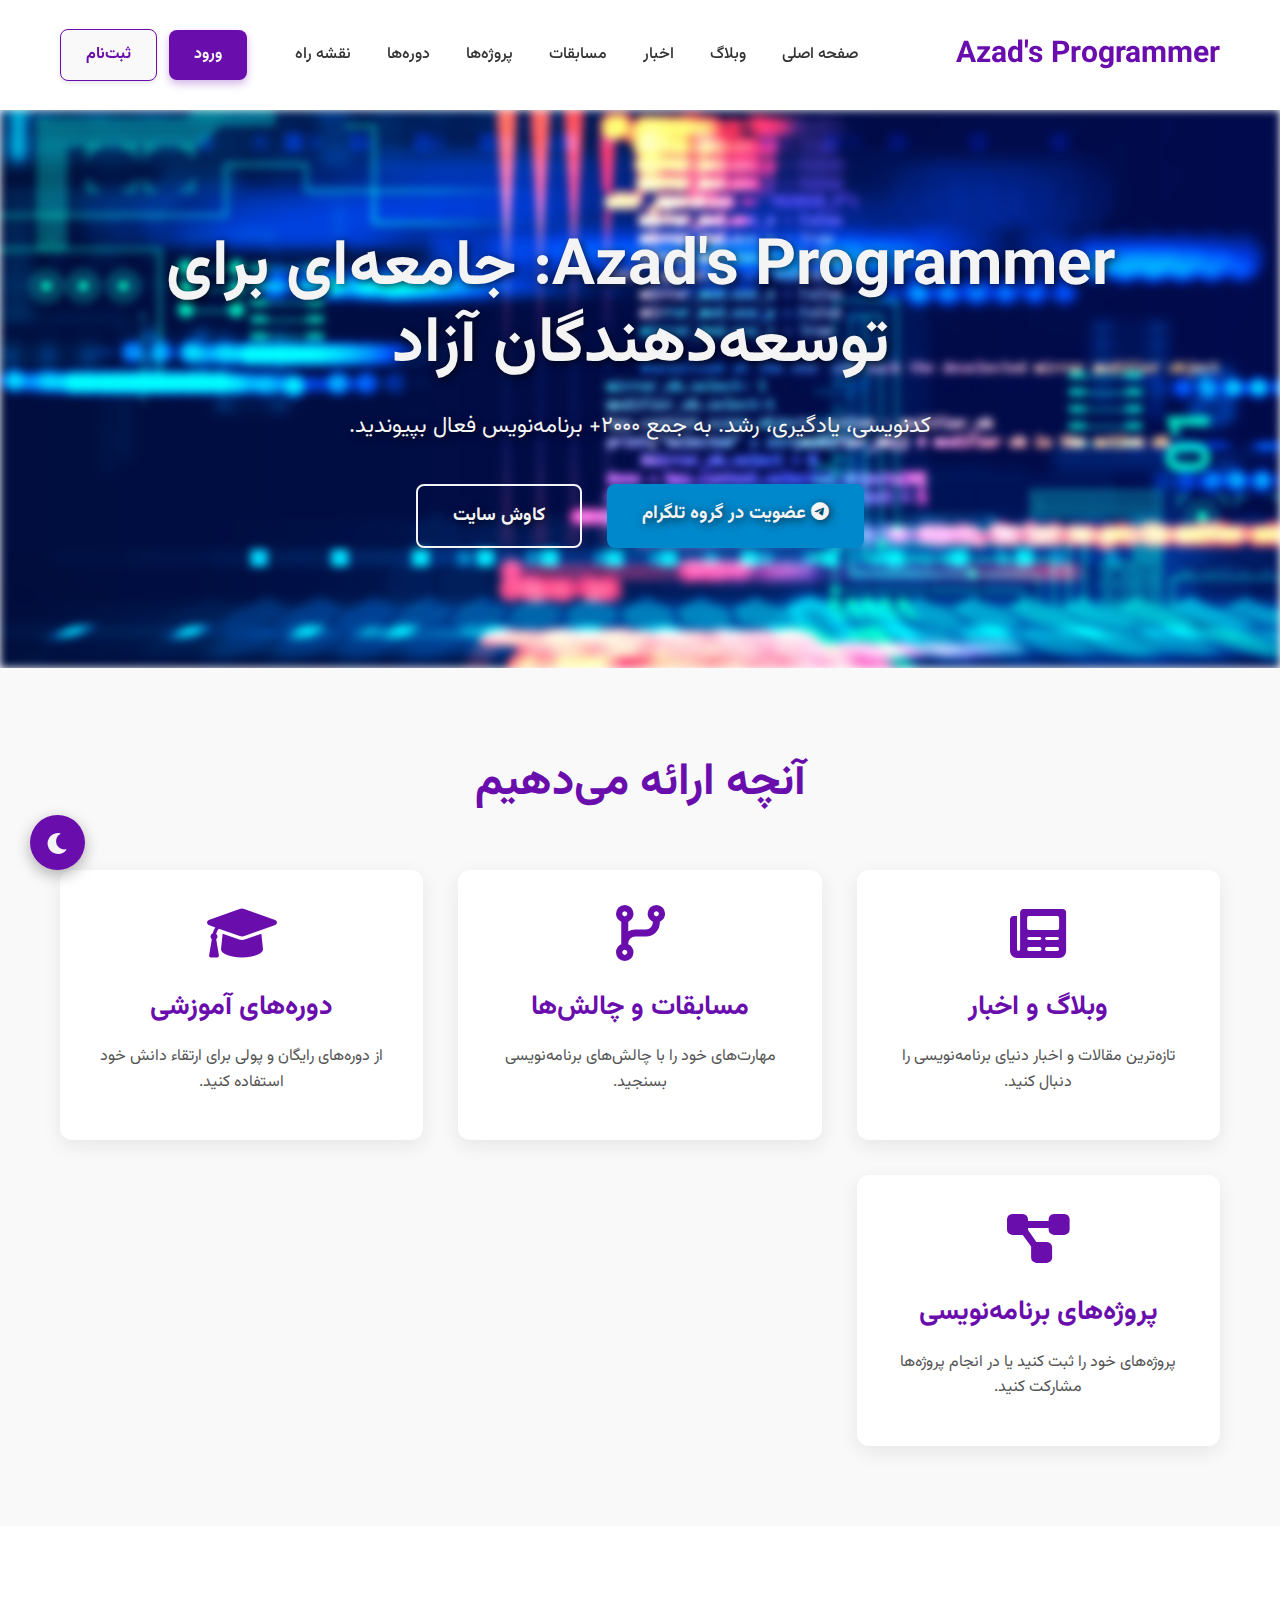
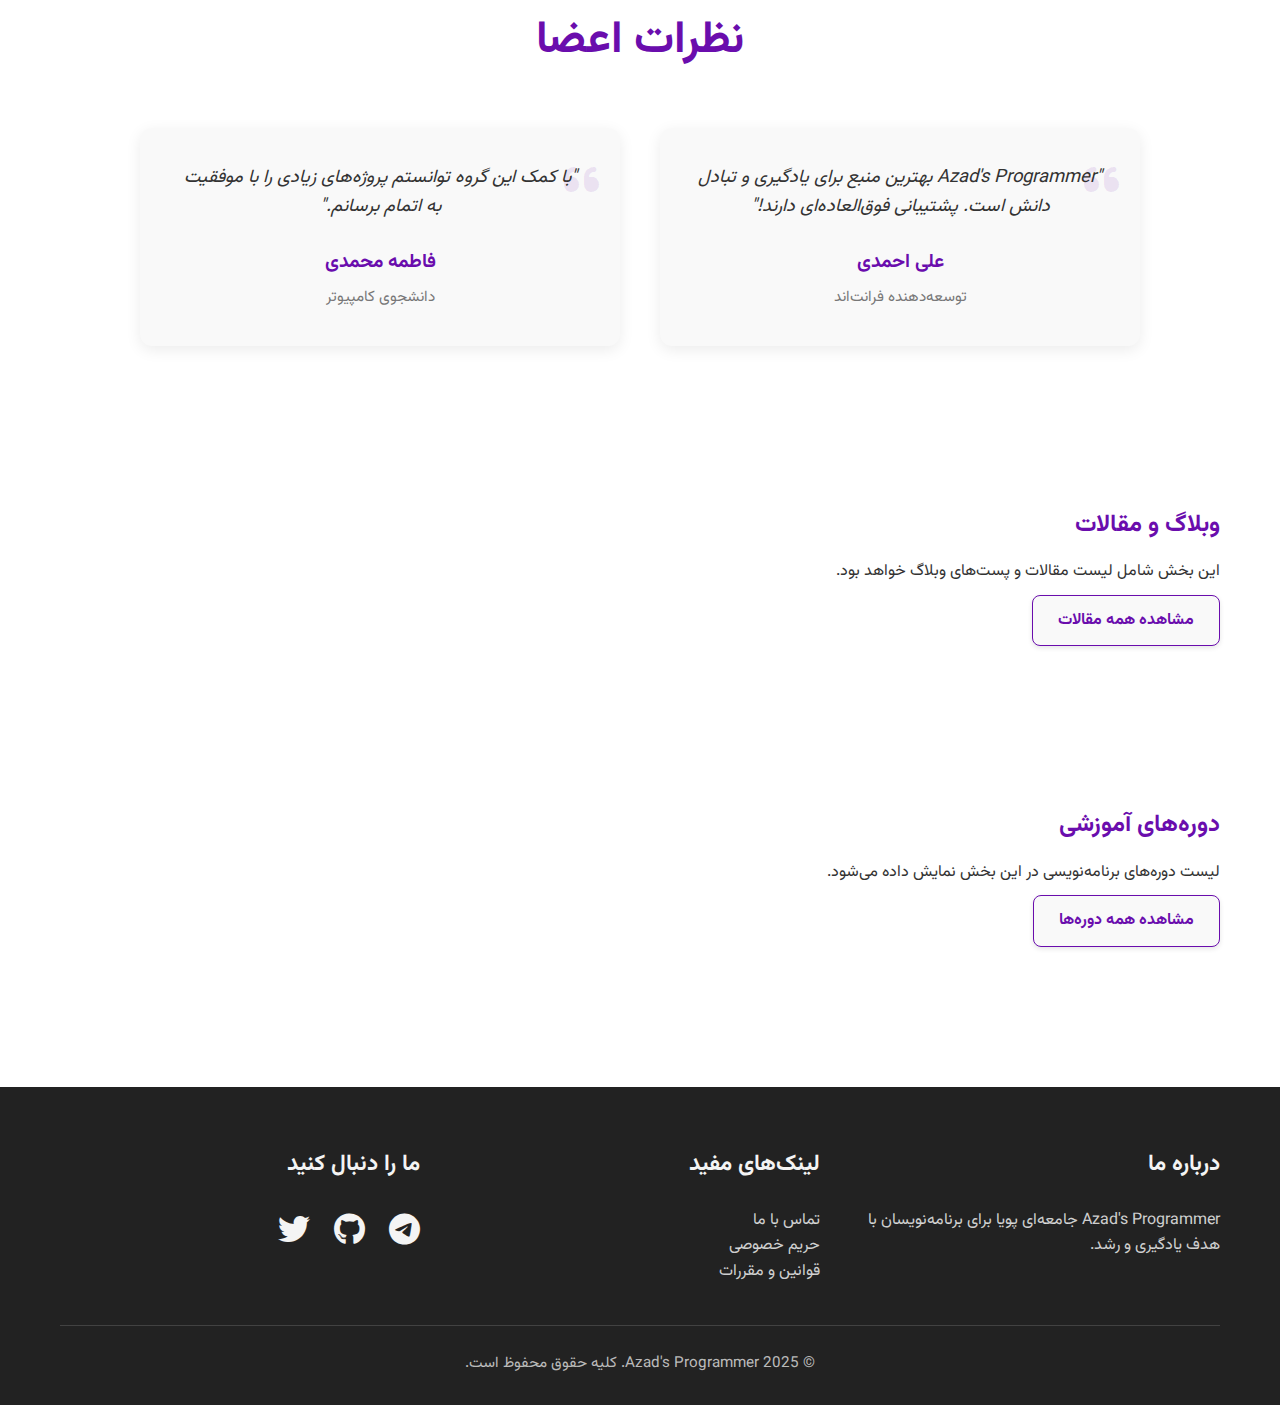
<file: index.html>
<!DOCTYPE html>
<html lang="fa" dir="rtl">
<head>
    <meta charset="UTF-8">
    <meta name="viewport" content="width=device-width, initial-scale=1.0">
    <title>Azad's Programmer: جامعه‌ای برای توسعه‌دهندگان آزاد</title>
    <link rel="stylesheet" href="style.css">
    <link rel="stylesheet" href="https://cdnjs.cloudflare.com/ajax/libs/font-awesome/6.0.0-beta3/css/all.min.css">
    <link href="https://fonts.googleapis.com/css2?family=Vazirmatn:wght@300;400;700&display=swap" rel="stylesheet">
</head>
<body>
    <header class="main-header">
    <div class="container">
        <a href="index.html" class="logo">Azad's Programmer</a>
        <nav class="main-nav">
            <ul class="nav-links">
                <li><a href="index.html">صفحه اصلی</a></li>
                <li><a href="blog.html">وبلاگ</a></li>
                <li><a href="news.html">اخبار</a></li>
                <li><a href="contests.html">مسابقات</a></li>
                <li><a href="projects.html">پروژه‌ها</a></li>
                <li><a href="courses.html">دوره‌ها</a></li>
                <li><a href="roadmap.html">نقشه راه</a></li>
            </ul>
            <div class="auth-buttons">
                <a href="login.html" class="btn btn-primary">ورود</a>
                <a href="register.html" class="btn btn-secondary">ثبت‌نام</a>

                <div class="user-profile hidden">
                    <a href="profile.html"> <i class="fas fa-user-circle"></i>
                        <span>پروفایل من</span>
                    </a>
                </div>
            </div>
            <div class="hamburger-menu">
                <i class="fas fa-bars"></i>
            </div>
        </nav>
    </div>
</header>

    <main>
        <section id="hero" class="hero-section">
            <div class="hero-background"></div>

            <div class="container">
                <h1>Azad's Programmer: جامعه‌ای برای توسعه‌دهندگان آزاد</h1>
                <p>کدنویسی، یادگیری، رشد. به جمع ۲۰۰۰+ برنامه‌نویس فعال بپیوندید.</p>
                <div class="hero-actions">
                    <a href="https://t.me/azad_program" target="_blank" class="btn btn-hero-telegram">
                        <i class="fab fa-telegram-plane"></i> عضویت در گروه تلگرام
                    </a>
                    <a href="#features" class="btn btn-hero-explore">کاوش سایت</a>
                </div>
            </div>
        </section>

        <section id="features" class="features-section">
            <div class="container">
                <h2>آنچه ارائه می‌دهیم</h2>
                <div class="feature-grid">
                    <div class="feature-item">
                        <i class="fas fa-newspaper"></i>
                        <h3>وبلاگ و اخبار</h3>
                        <p>تازه‌ترین مقالات و اخبار دنیای برنامه‌نویسی را دنبال کنید.</p>
                    </div>
                    <div class="feature-item">
                        <i class="fas fa-code-branch"></i>
                        <h3>مسابقات و چالش‌ها</h3>
                        <p>مهارت‌های خود را با چالش‌های برنامه‌نویسی بسنجید.</p>
                    </div>
                    <div class="feature-item">
                        <i class="fas fa-graduation-cap"></i>
                        <h3>دوره‌های آموزشی</h3>
                        <p>از دوره‌های رایگان و پولی برای ارتقاء دانش خود استفاده کنید.</p>
                    </div>
                    <div class="feature-item">
                        <i class="fas fa-project-diagram"></i>
                        <h3>پروژه‌های برنامه‌نویسی</h3>
                        <p>پروژه‌های خود را ثبت کنید یا در انجام پروژه‌ها مشارکت کنید.</p>
                    </div>
                </div>
            </div>
        </section>

        <section id="testimonials" class="testimonials-section">
            <div class="container">
                <h2>نظرات اعضا</h2>
                <div class="testimonial-slider">
                    <div class="testimonial-item">
                        <p>"Azad's Programmer بهترین منبع برای یادگیری و تبادل دانش است. پشتیبانی فوق‌العاده‌ای دارند!"</p>
                        <h4>علی احمدی</h4>
                        <span>توسعه‌دهنده فرانت‌اند</span>
                    </div>
                    <div class="testimonial-item">
                        <p>"با کمک این گروه توانستم پروژه‌های زیادی را با موفقیت به اتمام برسانم."</p>
                        <h4>فاطمه محمدی</h4>
                        <span>دانشجوی کامپیوتر</span>
                    </div>
                </div>
            </div>
        </section>

        <section id="blog" class="placeholder-section">
            <div class="container">
                <h2>وبلاگ و مقالات</h2>
                <p>این بخش شامل لیست مقالات و پست‌های وبلاگ خواهد بود.</p>
                <a href="#" class="btn btn-secondary">مشاهده همه مقالات</a>
            </div>
        </section>

        <section id="courses" class="placeholder-section">
            <div class="container">
                <h2>دوره‌های آموزشی</h2>
                <p>لیست دوره‌های برنامه‌نویسی در این بخش نمایش داده می‌شود.</p>
                <a href="#" class="btn btn-secondary">مشاهده همه دوره‌ها</a>
            </div>
        </section>

    </main>

    <footer class="main-footer">
        <div class="container">
            <div class="footer-columns">
                <div class="footer-col">
                    <h3>درباره ما</h3>
                    <p>Azad's Programmer جامعه‌ای پویا برای برنامه‌نویسان با هدف یادگیری و رشد.</p>
                </div>
                <div class="footer-col">
                    <h3>لینک‌های مفید</h3>
                    <ul>
                        <li><a href="#">تماس با ما</a></li>
                        <li><a href="#">حریم خصوصی</a></li>
                        <li><a href="#">قوانین و مقررات</a></li>
                    </ul>
                </div>
                <div class="footer-col">
                    <h3>ما را دنبال کنید</h3>
                    <div class="social-icons">
                        <a href="https://t.me/azad_program" target="_blank"><i class="fab fa-telegram-plane"></i></a>
                        <a href="#" target="_blank"><i class="fab fa-github"></i></a>
                        <a href="#" target="_blank"><i class="fab fa-twitter"></i></a>
                    </div>
                </div>
            </div>
            <div class="copyright">
                &copy; 2025 Azad's Programmer. کلیه حقوق محفوظ است.
            </div>
        </div>
    </footer>
    <button id="theme-toggle" class="theme-toggle">
        <i class="fas fa-moon"></i> </button>

    <script src="script.js"></script>
</body>
</html>
</file>
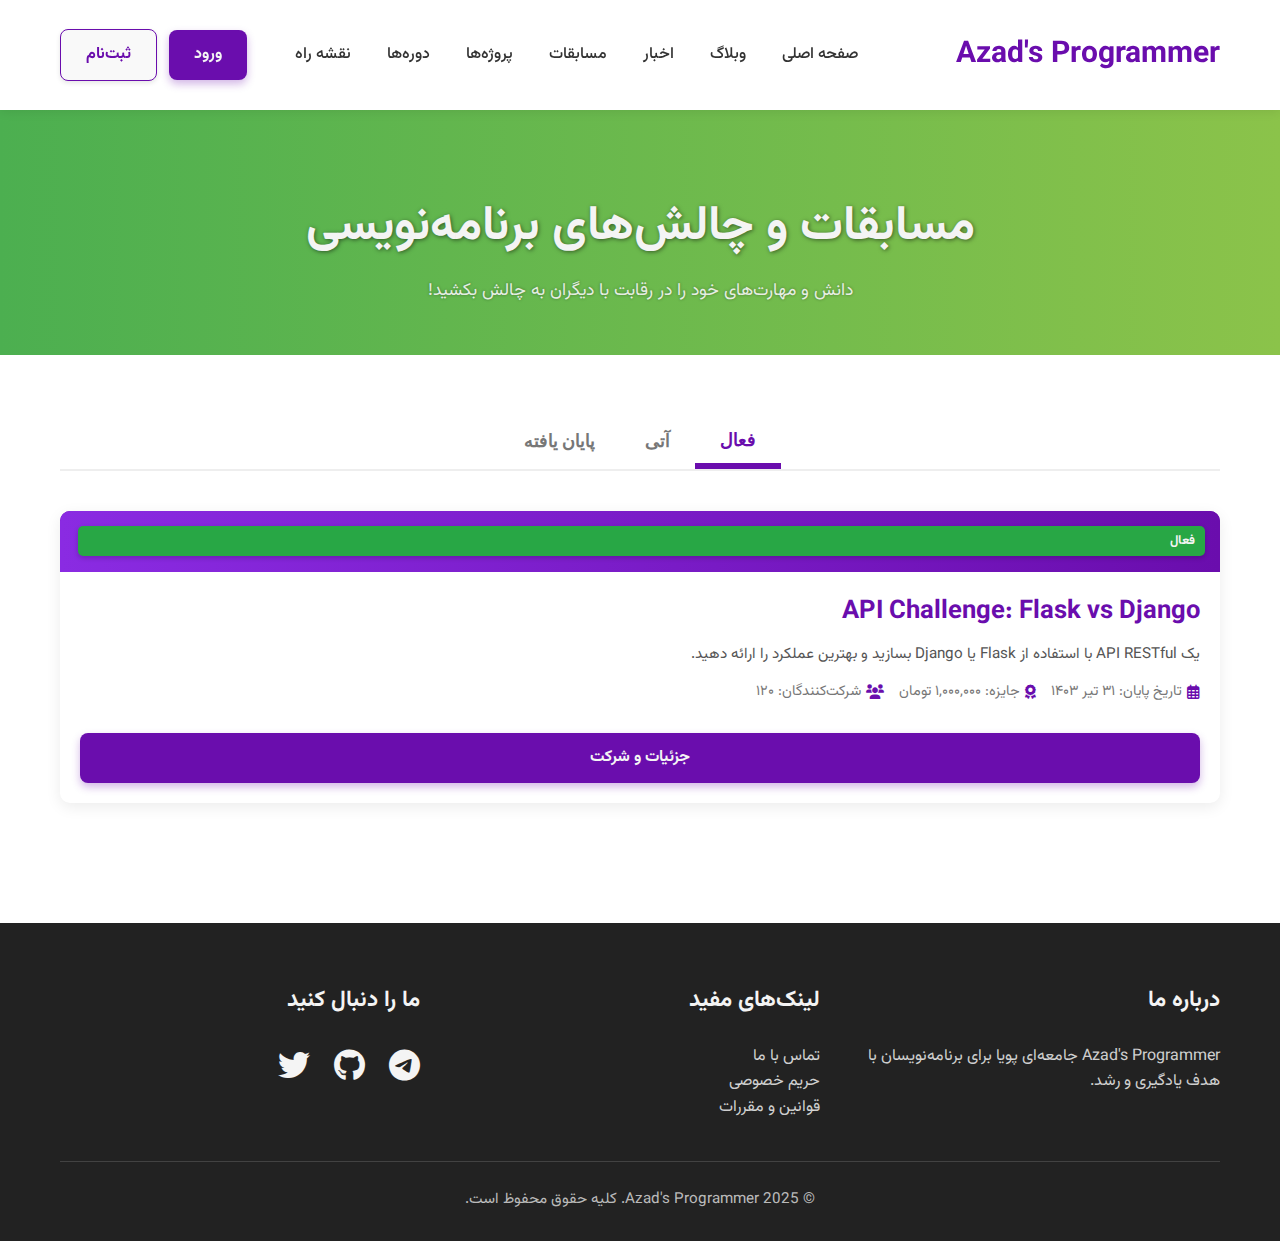
<file: contests.html>
<!DOCTYPE html>
<html lang="fa" dir="rtl">
<head>
    <meta charset="UTF-8">
    <meta name="viewport" content="width=device-width, initial-scale=1.0">
    <title>مسابقات و چالش‌ها - Azad's Programmer</title>
    <link rel="stylesheet" href="style.css">
    <link rel="stylesheet" href="https://cdnjs.cloudflare.com/ajax/libs/font-awesome/6.0.0-beta3/css/all.min.css">
    <link href="https://fonts.googleapis.com/css2?family=Vazirmatn:wght@300;400;700&display=swap" rel="stylesheet">
    <style>
        /* Specific styles for Contests Page */
        .contests-header {
            background: linear-gradient(to right, #4CAF50, #8bc34a); /* Green gradient */
            color: var(--light-text-color);
            padding: 80px 0 40px;
            text-align: center;
        }
        .contests-header h1 {
            color: var(--light-text-color);
            font-size: 3em;
            margin-bottom: 10px;
        }
        .contests-header p {
            font-size: 1.1em;
            opacity: 0.9;
        }
        .contests-content {
            padding: 60px 0;
        }
        .contest-tabs {
            display: flex;
            justify-content: center;
            margin-bottom: 40px;
            border-bottom: 2px solid var(--border-color);
        }
        .contest-tabs button {
            background-color: transparent;
            border: none;
            padding: 15px 25px;
            font-size: 1.1em;
            cursor: pointer;
            font-weight: bold;
            color: #777;
            transition: color 0.3s ease, border-bottom 0.3s ease;
        }
        .contest-tabs button.active {
            color: var(--primary-color);
            border-bottom: 3px solid var(--primary-color);
        }
        .contest-tabs button:hover:not(.active) {
            color: var(--secondary-color);
        }

        .contest-grid {
            display: grid;
            grid-template-columns: repeat(auto-fit, minmax(320px, 1fr));
            gap: 30px;
        }
        .contest-card {
            background-color: var(--background-color);
            border-radius: 10px;
            box-shadow: 0 4px 15px rgba(0, 0, 0, 0.08);
            overflow: hidden;
            transition: transform 0.3s ease, box-shadow 0.3s ease;
            position: relative;
        }
        .contest-card:hover {
            transform: translateY(-5px);
            box-shadow: 0 6px 20px rgba(0, 0, 0, 0.12);
        }
        .contest-card-header {
            background-color: var(--primary-color);
            color: var(--light-text-color);
            padding: 15px 20px;
            font-size: 1.2em;
            font-weight: bold;
            display: flex;
            justify-content: space-between;
            align-items: center;
        }
        .contest-card-body {
            padding: 20px;
        }
        .contest-card-body h3 {
            font-size: 1.6em;
            margin-bottom: 10px;
            color: var(--primary-color);
        }
        .contest-card-body p {
            font-size: 0.95em;
            color: #555;
            margin-bottom: 15px;
            line-height: 1.5;
        }
        .contest-details {
            display: flex;
            flex-wrap: wrap;
            gap: 15px;
            margin-bottom: 20px;
            font-size: 0.9em;
            color: #777;
        }
        .contest-details span {
            display: flex;
            align-items: center;
            gap: 5px;
        }
        .contest-details i {
            color: var(--primary-color);
        }
        .contest-card .btn-primary {
            width: 100%;
            margin-top: 10px;
        }

        /* Specific badge for contest status */
        .contest-status-badge {
            position: absolute;
            top: 15px;
            right: 15px;
            padding: 5px 10px;
            border-radius: 5px;
            font-size: 0.8em;
            font-weight: bold;
            color: var(--light-text-color);
            z-index: 10;
        }
        .status-active { background-color: #28a745; } /* Green */
        .status-upcoming { background-color: #ffc107; color: #333; } /* Yellow */
        .status-finished { background-color: #dc3545; } /* Red */


        @media (max-width: 768px) {
            .contests-header h1 {
                font-size: 2.5em;
            }
            .contest-tabs {
                flex-wrap: wrap;
            }
            .contest-tabs button {
                flex-basis: 100%; /* Each button takes full width */
                margin-bottom: 10px;
            }
        }
    </style>
</head>
<body class="contests-page">
    <header class="main-header">
    <div class="container">
        <a href="index.html" class="logo">Azad's Programmer</a>
        <nav class="main-nav">
            <ul class="nav-links">
                <li><a href="index.html">صفحه اصلی</a></li>
                <li><a href="blog.html">وبلاگ</a></li>
                <li><a href="news.html">اخبار</a></li>
                <li><a href="contests.html">مسابقات</a></li>
                <li><a href="projects.html">پروژه‌ها</a></li>
                <li><a href="courses.html">دوره‌ها</a></li>
                <li><a href="roadmap.html">نقشه راه</a></li>
            </ul>
            <div class="auth-buttons">
                <a href="login.html" class="btn btn-primary">ورود</a>
                <a href="register.html" class="btn btn-secondary">ثبت‌نام</a>

                <div class="user-profile hidden">
                    <a href="profile.html"> <i class="fas fa-user-circle"></i>
                        <span>پروفایل من</span>
                    </a>
                </div>
            </div>
            <div class="hamburger-menu">
                <i class="fas fa-bars"></i>
            </div>
        </nav>
    </div>
</header>
    <div class="contests-header">
        <div class="container">
            <h1>مسابقات و چالش‌های برنامه‌نویسی</h1>
            <p>دانش و مهارت‌های خود را در رقابت با دیگران به چالش بکشید!</p>
        </div>
    </div>

    <main class="contests-content">
        <div class="container">
            <div class="contest-tabs">
                <button class="active" data-tab="active">فعال</button>
                <button data-tab="upcoming">آتی</button>
                <button data-tab="finished">پایان یافته</button>
            </div>

            <div class="contest-grid">
                <div class="contest-card" data-status="active">
                    <span class="contest-status-badge status-active">فعال</span>
                    <div class="contest-card-header">
                        <span>چالش ساخت API با پایتون</span>
                        <i class="fas fa-flask"></i>
                    </div>
                    <div class="contest-card-body">
                        <h3>API Challenge: Flask vs Django</h3>
                        <p>یک API RESTful با استفاده از Flask یا Django بسازید و بهترین عملکرد را ارائه دهید.</p>
                        <div class="contest-details">
                            <span><i class="far fa-calendar-alt"></i> تاریخ پایان: ۳۱ تیر ۱۴۰۳</span>
                            <span><i class="fas fa-award"></i> جایزه: ۱,۰۰۰,۰۰۰ تومان</span>
                            <span><i class="fas fa-users"></i> شرکت‌کنندگان: ۱۲۰</span>
                        </div>
                        <a href="#" class="btn btn-primary">جزئیات و شرکت</a>
                    </div>
                </div>

                <div class="contest-card" data-status="upcoming">
                    <span class="contest-status-badge status-upcoming">آتی</span>
                    <div class="contest-card-header">
                        <span>مسابقه فرانت‌اند: طراحی UI</span>
                        <i class="fas fa-paint-brush"></i>
                    </div>
                    <div class="contest-card-body">
                        <h3>UI/UX Design Contest</h3>
                        <p>یک رابط کاربری خلاقانه برای یک اپلیکیشن مدیریت پروژه طراحی کنید.</p>
                        <div class="contest-details">
                            <span><i class="far fa-calendar-alt"></i> تاریخ شروع: ۱۰ مرداد ۱۴۰۳</span>
                            <span><i class="fas fa-award"></i> جایزه: دوره آموزشی رایگان</span>
                            <span><i class="fas fa-users"></i> شرکت‌کنندگان: ۵۰</span>
                        </div>
                        <a href="#" class="btn btn-secondary">جزئیات و ثبت‌نام</a>
                    </div>
                </div>

                <div class="contest-card" data-status="finished">
                    <span class="contest-status-badge status-finished">پایان یافته</span>
                    <div class="contest-card-header">
                        <span>چالش الگوریتم: مرتب‌سازی</span>
                        <i class="fas fa-sort-amount-up"></i>
                    </div>
                    <div class="contest-card-body">
                        <h3>Sorting Algorithms Challenge</h3>
                        <p>بهینه‌ترین الگوریتم مرتب‌سازی را برای داده‌های بزرگ پیاده‌سازی کنید.</p>
                        <div class="contest-details">
                            <span><i class="far fa-calendar-alt"></i> تاریخ پایان: ۵ تیر ۱۴۰۳</span>
                            <span><i class="fas fa-award"></i> جایزه: ۵۰۰,۰۰۰ تومان</span>
                            <span><i class="fas fa-users"></i> شرکت‌کنندگان: ۸۵</span>
                        </div>
                        <a href="#" class="btn btn-secondary">مشاهده نتایج</a>
                    </div>
                </div>

                </div>
        </div>
    </main>

    <footer class="main-footer">
        <div class="container">
            <div class="footer-columns">
                <div class="footer-col">
                    <h3>درباره ما</h3>
                    <p>Azad's Programmer جامعه‌ای پویا برای برنامه‌نویسان با هدف یادگیری و رشد.</p>
                </div>
                <div class="footer-col">
                    <h3>لینک‌های مفید</h3>
                    <ul>
                        <li><a href="#">تماس با ما</a></li>
                        <li><a href="#">حریم خصوصی</a></li>
                        <li><a href="#">قوانین و مقررات</a></li>
                    </ul>
                </div>
                <div class="footer-col">
                    <h3>ما را دنبال کنید</h3>
                    <div class="social-icons">
                        <a href="https://t.me/your_telegram_group_link" target="_blank"><i class="fab fa-telegram-plane"></i></a>
                        <a href="#" target="_blank"><i class="fab fa-github"></i></a>
                        <a href="#" target="_blank"><i class="fab fa-twitter"></i></a>
                    </div>
                </div>
            </div>
            <div class="copyright">
                &copy; 2025 Azad's Programmer. کلیه حقوق محفوظ است.
            </div>
        </div>
    </footer>
    <script src="script.js"></script>
    <script>
        // JavaScript for Contest Tabs
        document.addEventListener('DOMContentLoaded', () => {
            const tabs = document.querySelectorAll('.contest-tabs button');
            const contestCards = document.querySelectorAll('.contest-card');

            tabs.forEach(tab => {
                tab.addEventListener('click', () => {
                    // Remove active class from all tabs
                    tabs.forEach(t => t.classList.remove('active'));
                    // Add active class to clicked tab
                    tab.classList.add('active');

                    const filter = tab.dataset.tab; // 'active', 'upcoming', 'finished'

                    contestCards.forEach(card => {
                        const status = card.dataset.status;
                        if (filter === 'all' || status === filter) {
                            card.style.display = 'block';
                        } else {
                            card.style.display = 'none';
                        }
                    });
                });
            });

            // Initial display: show only active contests
            document.querySelector('.contest-tabs button[data-tab="active"]').click();
        });
    </script>
</body>
</html>
</file>
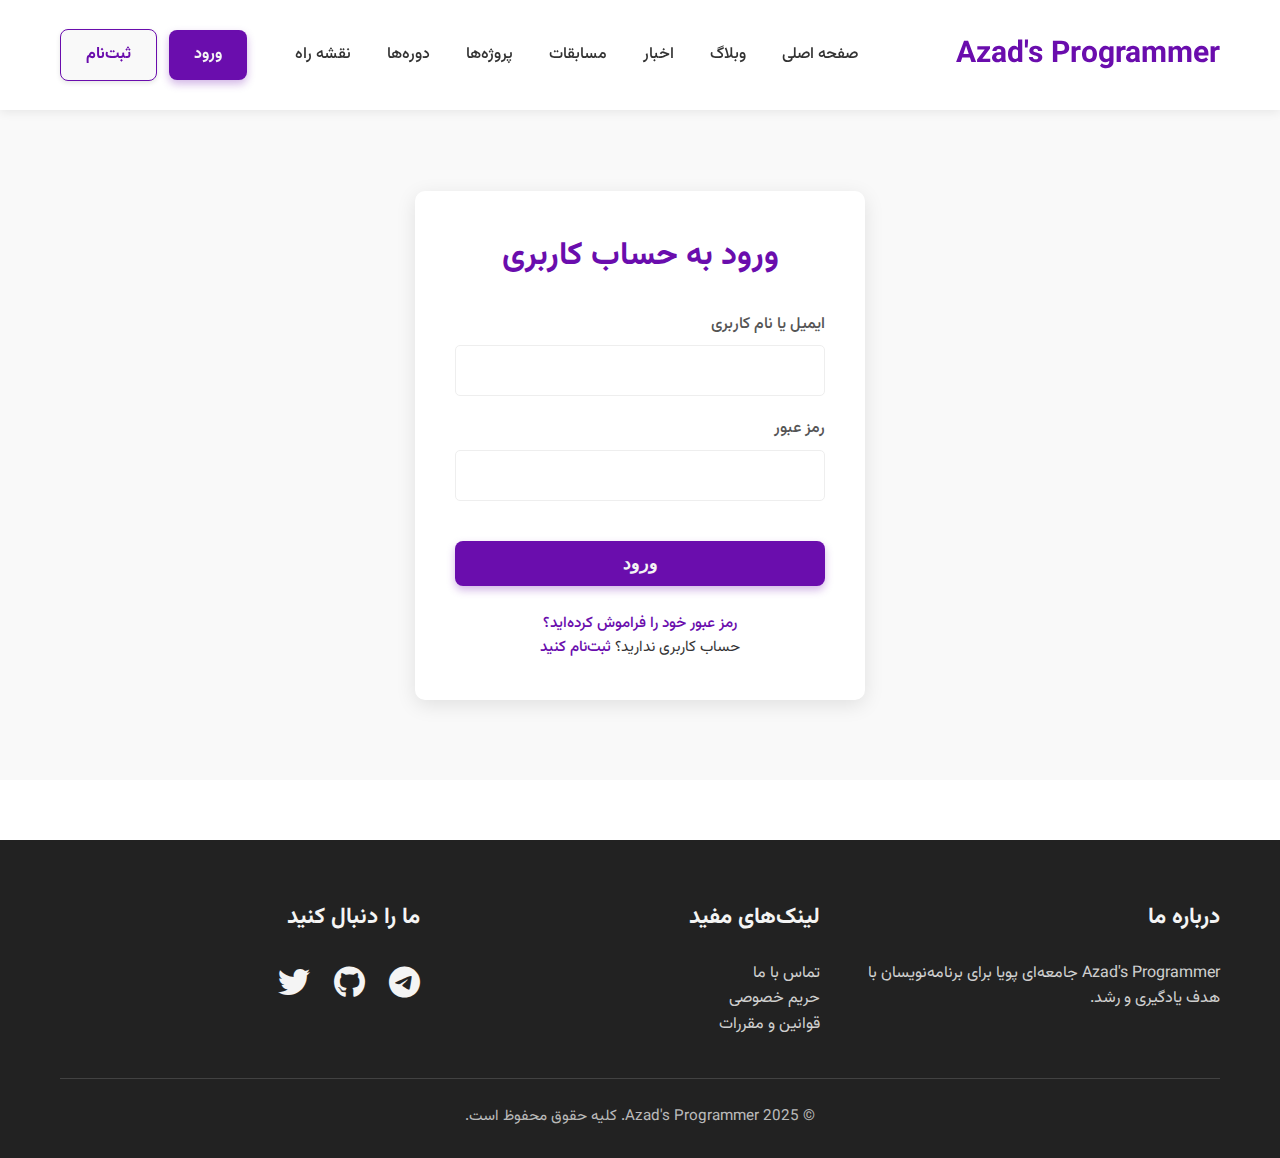
<file: login.html>
<!DOCTYPE html>
<html lang="fa" dir="rtl">
<head>
    <meta charset="UTF-8">
    <meta name="viewport" content="width=device-width, initial-scale=1.0">
    <title>ورود - Azad's Programmer</title>
    <link rel="stylesheet" href="style.css">
    <link rel="stylesheet" href="https://cdnjs.cloudflare.com/ajax/libs/font-awesome/6.0.0-beta3/css/all.min.css">
    <link href="https://fonts.googleapis.com/css2?family=Vazirmatn:wght@300;400;700&display=swap" rel="stylesheet">
    <style>
        /* Specific styles for Login/Register Pages */
        .auth-container {
            display: flex;
            justify-content: center;
            align-items: center;
            min-height: calc(100vh - var(--header-height) - 150px); /* Adjust based on header/footer height */
            padding: 40px 20px;
            background-color: var(--light-bg-color);
        }
        .auth-box {
            background-color: var(--background-color);
            padding: 40px;
            border-radius: 10px;
            box-shadow: 0 5px 20px rgba(0, 0, 0, 0.1);
            width: 100%;
            max-width: 450px;
            text-align: center;
        }
        .auth-box h2 {
            font-size: 2em;
            margin-bottom: 30px;
            color: var(--primary-color);
        }
        .auth-form .form-group {
            margin-bottom: 20px;
            text-align: right; /* For RTL */
        }
        .auth-form label {
            display: block;
            margin-bottom: 8px;
            font-weight: 500;
            color: #555;
        }
        .auth-form input[type="text"],
        .auth-form input[type="email"],
        .auth-form input[type="password"] {
            width: 100%;
            padding: 12px 15px;
            border: 1px solid var(--border-color);
            border-radius: 5px;
            font-size: 1em;
            font-family: 'Vazirmatn', sans-serif; /* Ensure Vazirmatn font for inputs */
        }
        .auth-form input[type="text"]:focus,
        .auth-form input[type="email"]:focus,
        .auth-form input[type="password"]:focus {
            outline: none;
            border-color: var(--primary-color);
            box-shadow: 0 0 0 3px rgba(106, 13, 173, 0.2);
        }
        .auth-form .btn-submit {
            width: 100%;
            padding: 12px;
            font-size: 1.1em;
            margin-top: 20px;
        }
        .auth-links {
            margin-top: 25px;
            font-size: 0.95em;
        }
        .auth-links a {
            color: var(--primary-color);
            font-weight: 500;
        }
    </style>
</head>
<body>
    <header class="main-header">
    <div class="container">
        <a href="index.html" class="logo">Azad's Programmer</a>
        <nav class="main-nav">
            <ul class="nav-links">
                <li><a href="index.html">صفحه اصلی</a></li>
                <li><a href="blog.html">وبلاگ</a></li>
                <li><a href="news.html">اخبار</a></li>
                <li><a href="contests.html">مسابقات</a></li>
                <li><a href="projects.html">پروژه‌ها</a></li>
                <li><a href="courses.html">دوره‌ها</a></li>
                <li><a href="roadmap.html">نقشه راه</a></li>
            </ul>
            <div class="auth-buttons">
                <a href="login.html" class="btn btn-primary">ورود</a>
                <a href="register.html" class="btn btn-secondary">ثبت‌نام</a>

                <div class="user-profile hidden">
                    <a href="profile.html"> <i class="fas fa-user-circle"></i>
                        <span>پروفایل من</span>
                    </a>
                </div>
            </div>
            <div class="hamburger-menu">
                <i class="fas fa-bars"></i>
            </div>
        </nav>
    </div>
</header>

    <main class="auth-container">
        <div class="auth-box">
            <h2>ورود به حساب کاربری</h2>
            <form class="auth-form">
                <div class="form-group">
                    <label for="email">ایمیل یا نام کاربری</label>
                    <input type="text" id="email" name="email" required>
                </div>
                <div class="form-group">
                    <label for="password">رمز عبور</label>
                    <input type="password" id="password" name="password" required>
                </div>
                <button type="submit" class="btn btn-primary btn-submit">ورود</button>
            </form>
            <div class="auth-links">
                <a href="#">رمز عبور خود را فراموش کرده‌اید؟</a><br>
                <span>حساب کاربری ندارید؟ <a href="register.html">ثبت‌نام کنید</a></span>
            </div>
        </div>
    </main>

    <footer class="main-footer">
    <div class="container">
        <div class="footer-columns">
            <div class="footer-col">
                <h3>درباره ما</h3>
                <p>Azad's Programmer جامعه‌ای پویا برای برنامه‌نویسان با هدف یادگیری و رشد.</p>
            </div>
            <div class="footer-col">
                <h3>لینک‌های مفید</h3>
                <ul>
                    <li><a href="#">تماس با ما</a></li>
                    <li><a href="#">حریم خصوصی</a></li>
                    <li><a href="#">قوانین و مقررات</a></li>
                </ul>
            </div>
            <div class="footer-col">
                <h3>ما را دنبال کنید</h3>
                <div class="social-icons">
                    <a href="https://t.me/your_telegram_group_link" target="_blank"><i class="fab fa-telegram-plane"></i></a>
                    <a href="#" target="_blank"><i class="fab fa-github"></i></a>
                    <a href="#" target="_blank"><i class="fab fa-twitter"></i></a>
                </div>
            </div>
        </div>
        <div class="copyright">
            &copy; 2025 Azad's Programmer. کلیه حقوق محفوظ است.
        </div>
    </div>
</footer>

    <script src="script.js"></script>
</body>
</html>
</file>
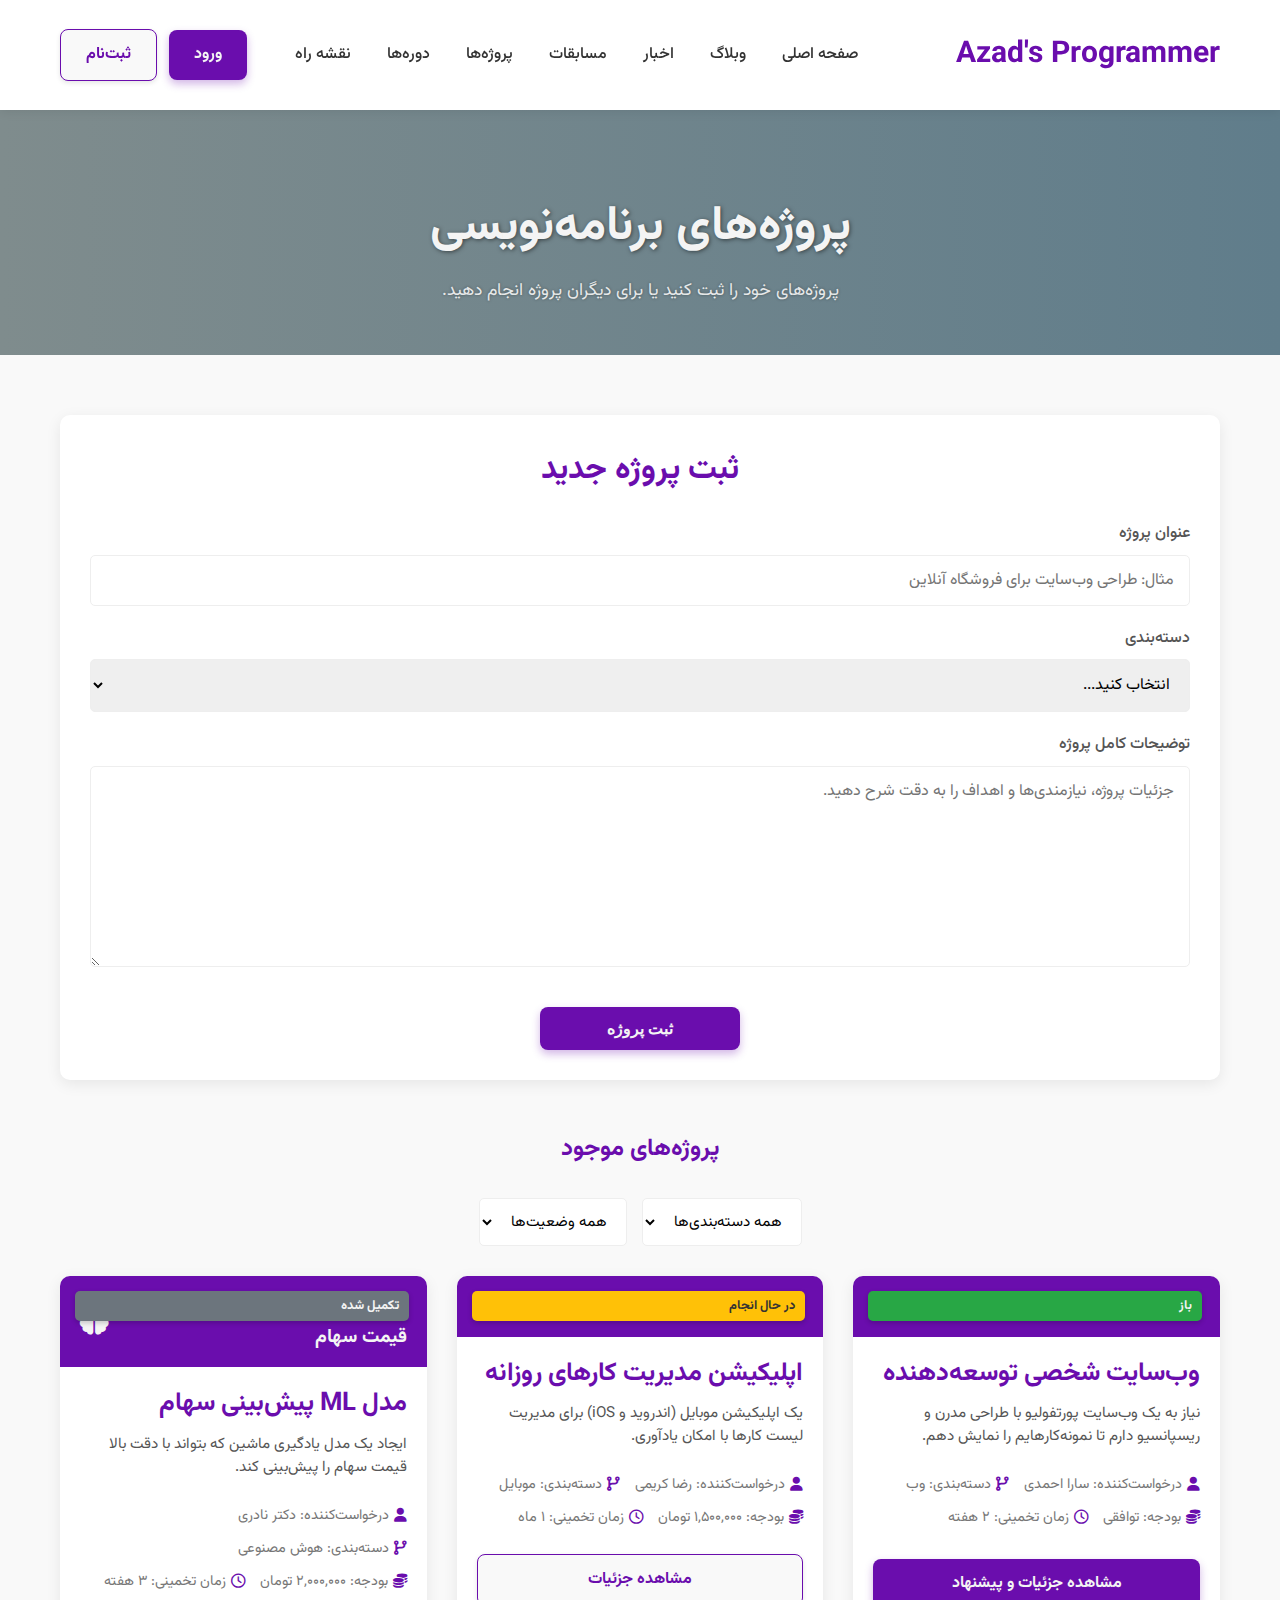
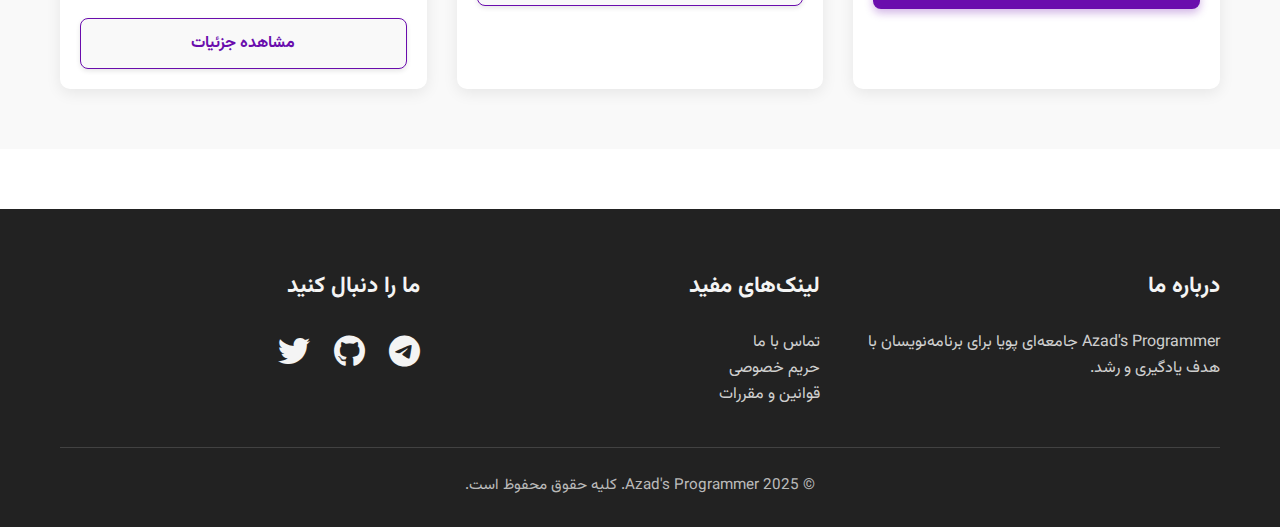
<file: projects.html>
<!DOCTYPE html>
<html lang="fa" dir="rtl">
<head>
    <meta charset="UTF-8">
    <meta name="viewport" content="width=device-width, initial-scale=1.0">
    <title>پروژه‌ها - Azad's Programmer</title>
    <link rel="stylesheet" href="style.css">
    <link rel="stylesheet" href="https://cdnjs.cloudflare.com/ajax/libs/font-awesome/6.0.0-beta3/css/all.min.css">
    <link href="https://fonts.googleapis.com/css2?family=Vazirmatn:wght@300;400;700&display=swap" rel="stylesheet">
    <style>
        /* Specific styles for Projects Page */
        .projects-header {
            background: linear-gradient(to left, #607d8b, #7f8c8d); /* Greyish-blue gradient */
            color: var(--light-text-color);
            padding: 80px 0 40px;
            text-align: center;
        }
        .projects-header h1 {
            color: var(--light-text-color);
            font-size: 3em;
            margin-bottom: 10px;
        }
        .projects-header p {
            font-size: 1.1em;
            opacity: 0.9;
        }
        .projects-content {
            padding: 60px 0;
        }
        .project-submission-box {
            background-color: var(--background-color);
            border-radius: 10px;
            box-shadow: 0 4px 15px rgba(0, 0, 0, 0.08);
            padding: 30px;
            margin-bottom: 50px;
            text-align: right;
        }
        .project-submission-box h2 {
            font-size: 2em;
            color: var(--primary-color);
            margin-bottom: 25px;
            text-align: center;
        }
        .project-form .form-group {
            margin-bottom: 20px;
        }
        .project-form label {
            display: block;
            margin-bottom: 8px;
            font-weight: 500;
            color: #555;
        }
        .project-form input[type="text"],
        .project-form textarea,
        .project-form select {
            width: 100%;
            padding: 12px 15px;
            border: 1px solid var(--border-color);
            border-radius: 5px;
            font-size: 1em;
            font-family: 'Vazirmatn', sans-serif;
        }
        .project-form textarea {
            min-height: 120px;
            resize: vertical;
        }
        .project-form input:focus,
        .project-form textarea:focus,
        .project-form select:focus {
            outline: none;
            border-color: var(--primary-color);
            box-shadow: 0 0 0 3px rgba(106, 13, 173, 0.2);
        }
        .project-form .btn-submit {
            margin-top: 30px;
            width: auto;
            min-width: 200px;
        }

        .project-filters {
            display: flex;
            gap: 15px;
            margin-bottom: 30px;
            flex-wrap: wrap;
            justify-content: center;
        }
        .project-filters select {
            padding: 10px 15px;
            border: 1px solid var(--border-color);
            border-radius: 5px;
            font-family: 'Vazirmatn', sans-serif;
            font-size: 0.95em;
            cursor: pointer;
        }

        .project-grid {
            display: grid;
            grid-template-columns: repeat(auto-fit, minmax(320px, 1fr));
            gap: 30px;
        }
        .project-card {
            background-color: var(--background-color);
            border-radius: 10px;
            box-shadow: 0 4px 15px rgba(0, 0, 0, 0.08);
            overflow: hidden;
            transition: transform 0.3s ease, box-shadow 0.3s ease;
            display: flex;
            flex-direction: column;
            position: relative;
        }
        .project-card:hover {
            transform: translateY(-5px);
            box-shadow: 0 6px 20px rgba(0, 0, 0, 0.12);
        }
        .project-card-header {
            background-color: var(--primary-color);
            color: var(--light-text-color);
            padding: 15px 20px;
            font-size: 1.2em;
            font-weight: bold;
        }
        .project-card-body {
            padding: 20px;
            flex-grow: 1;
            display: flex;
            flex-direction: column;
        }
        .project-card-body h3 {
            font-size: 1.6em;
            margin-bottom: 10px;
            color: var(--primary-color);
        }
        .project-card-body p {
            font-size: 0.95em;
            color: #555;
            margin-bottom: 15px;
            line-height: 1.5;
            flex-grow: 1;
        }
        .project-details {
            display: flex;
            flex-wrap: wrap;
            gap: 10px 15px;
            margin-bottom: 15px;
            font-size: 0.9em;
            color: #777;
        }
        .project-details span {
            display: flex;
            align-items: center;
            gap: 5px;
        }
        .project-details i {
            color: var(--primary-color);
        }
        .project-card .btn-secondary {
            width: 100%;
            margin-top: 10px;
        }

        .project-status-badge {
            position: absolute;
            top: 15px;
            left: 15px; /* Adjust for RTL */
            padding: 5px 10px;
            border-radius: 5px;
            font-size: 0.8em;
            font-weight: bold;
            color: var(--light-text-color);
            z-index: 10;
        }
        .status-open { background-color: #28a745; } /* Green */
        .status-inprogress { background-color: #ffc107; color: #333; } /* Yellow */
        .status-completed { background-color: #6c757d; } /* Grey */

        @media (max-width: 768px) {
            .projects-header h1 {
                font-size: 2.5em;
            }
        }
    </style>
</head>
<body  class="projects-page">
    <header class="main-header">
    <div class="container">
        <a href="index.html" class="logo">Azad's Programmer</a>
        <nav class="main-nav">
            <ul class="nav-links">
                <li><a href="index.html">صفحه اصلی</a></li>
                <li><a href="blog.html">وبلاگ</a></li>
                <li><a href="news.html">اخبار</a></li>
                <li><a href="contests.html">مسابقات</a></li>
                <li><a href="projects.html">پروژه‌ها</a></li>
                <li><a href="courses.html">دوره‌ها</a></li>
                <li><a href="roadmap.html">نقشه راه</a></li>
            </ul>
            <div class="auth-buttons">
                <a href="login.html" class="btn btn-primary">ورود</a>
                <a href="register.html" class="btn btn-secondary">ثبت‌نام</a>

                <div class="user-profile hidden">
                    <a href="profile.html"> <i class="fas fa-user-circle"></i>
                        <span>پروفایل من</span>
                    </a>
                </div>
            </div>
            <div class="hamburger-menu">
                <i class="fas fa-bars"></i>
            </div>
        </nav>
    </div>
</header>
    <div class="projects-header">
        <div class="container">
            <h1>پروژه‌های برنامه‌نویسی</h1>
            <p>پروژه‌های خود را ثبت کنید یا برای دیگران پروژه انجام دهید.</p>
        </div>
    </div>

    <main class="projects-content">
        <div class="container">
            <div class="project-submission-box">
                <h2>ثبت پروژه جدید</h2>
                <form class="project-form">
                    <div class="form-group">
                        <label for="project-title">عنوان پروژه</label>
                        <input type="text" id="project-title" name="project-title" placeholder="مثال: طراحی وب‌سایت برای فروشگاه آنلاین" required>
                    </div>
                    <div class="form-group">
                        <label for="project-category">دسته‌بندی</label>
                        <select id="project-category" name="project-category" required>
                            <option value="">انتخاب کنید...</option>
                            <option value="web">توسعه وب</option>
                            <option value="mobile">توسعه موبایل</option>
                            <option value="ai">هوش مصنوعی و یادگیری ماشین</option>
                            <option value="desktop">اپلیکیشن دسکتاپ</option>
                            <option value="data">علم داده</option>
                            <option value="game">توسعه بازی</option>
                            <option value="other">سایر</option>
                        </select>
                    </div>
                    <div class="form-group">
                        <label for="project-description">توضیحات کامل پروژه</label>
                        <textarea id="project-description" name="project-description" rows="7" placeholder="جزئیات پروژه، نیازمندی‌ها و اهداف را به دقت شرح دهید." required></textarea>
                    </div>
                    <button type="submit" class="btn btn-primary btn-submit">ثبت پروژه</button>
                </form>
            </div>

            <h2 style="text-align: center; margin-bottom: 30px; color: var(--primary-color);">پروژه‌های موجود</h2>

            <div class="project-filters">
                <select id="filter-category">
                    <option value="all">همه دسته‌بندی‌ها</option>
                    <option value="web">توسعه وب</option>
                    <option value="mobile">توسعه موبایل</option>
                    <option value="ai">هوش مصنوعی</option>
                    <option value="desktop">دسکتاپ</option>
                    <option value="data">علم داده</option>
                </select>
                <select id="filter-status">
                    <option value="all">همه وضعیت‌ها</option>
                    <option value="open">باز</option>
                    <option value="inprogress">در حال انجام</option>
                    <option value="completed">تکمیل شده</option>
                </select>
            </div>

            <div class="project-grid">
                <div class="project-card" data-category="web" data-status="open">
                    <span class="project-status-badge status-open">باز</span>
                    <div class="project-card-header">
                        <span>طراحی وب‌سایت شخصی برای نمونه‌کار</span>
                        <i class="fas fa-globe"></i>
                    </div>
                    <div class="project-card-body">
                        <h3>وب‌سایت شخصی توسعه‌دهنده</h3>
                        <p>نیاز به یک وب‌سایت پورتفولیو با طراحی مدرن و ریسپانسیو دارم تا نمونه‌کارهایم را نمایش دهم.</p>
                        <div class="project-details">
                            <span><i class="fas fa-user"></i> درخواست‌کننده: سارا احمدی</span>
                            <span><i class="fas fa-code-branch"></i> دسته‌بندی: وب</span>
                            <span><i class="fas fa-coins"></i> بودجه: توافقی</span>
                            <span><i class="far fa-clock"></i> زمان تخمینی: ۲ هفته</span>
                        </div>
                        <a href="#" class="btn btn-primary">مشاهده جزئیات و پیشنهاد</a>
                    </div>
                </div>

                <div class="project-card" data-category="mobile" data-status="inprogress">
                    <span class="project-status-badge status-inprogress">در حال انجام</span>
                    <div class="project-card-header">
                        <span>ساخت اپلیکیشن موبایل مدیریت وظایف</span>
                        <i class="fas fa-mobile-alt"></i>
                    </div>
                    <div class="project-card-body">
                        <h3>اپلیکیشن مدیریت کارهای روزانه</h3>
                        <p>یک اپلیکیشن موبایل (اندروید و iOS) برای مدیریت لیست کارها با امکان یادآوری.</p>
                        <div class="project-details">
                            <span><i class="fas fa-user"></i> درخواست‌کننده: رضا کریمی</span>
                            <span><i class="fas fa-code-branch"></i> دسته‌بندی: موبایل</span>
                            <span><i class="fas fa-coins"></i> بودجه: ۱,۵۰۰,۰۰۰ تومان</span>
                            <span><i class="far fa-clock"></i> زمان تخمینی: ۱ ماه</span>
                        </div>
                        <a href="#" class="btn btn-secondary">مشاهده جزئیات</a>
                    </div>
                </div>

                <div class="project-card" data-category="ai" data-status="completed">
                    <span class="project-status-badge status-completed">تکمیل شده</span>
                    <div class="project-card-header">
                        <span>مدل یادگیری ماشین برای پیش‌بینی قیمت سهام</span>
                        <i class="fas fa-brain"></i>
                    </div>
                    <div class="project-card-body">
                        <h3>مدل ML پیش‌بینی سهام</h3>
                        <p>ایجاد یک مدل یادگیری ماشین که بتواند با دقت بالا قیمت سهام را پیش‌بینی کند.</p>
                        <div class="project-details">
                            <span><i class="fas fa-user"></i> درخواست‌کننده: دکتر نادری</span>
                            <span><i class="fas fa-code-branch"></i> دسته‌بندی: هوش مصنوعی</span>
                            <span><i class="fas fa-coins"></i> بودجه: ۲,۰۰۰,۰۰۰ تومان</span>
                            <span><i class="far fa-clock"></i> زمان تخمینی: ۳ هفته</span>
                        </div>
                        <a href="#" class="btn btn-secondary">مشاهده جزئیات</a>
                    </div>
                </div>
                </div>
        </div>
    </main>

    <footer class="main-footer">
        <div class="container">
            <div class="footer-columns">
                <div class="footer-col">
                    <h3>درباره ما</h3>
                    <p>Azad's Programmer جامعه‌ای پویا برای برنامه‌نویسان با هدف یادگیری و رشد.</p>
                </div>
                <div class="footer-col">
                    <h3>لینک‌های مفید</h3>
                    <ul>
                        <li><a href="#">تماس با ما</a></li>
                        <li><a href="#">حریم خصوصی</a></li>
                        <li><a href="#">قوانین و مقررات</a></li>
                    </ul>
                </div>
                <div class="footer-col">
                    <h3>ما را دنبال کنید</h3>
                    <div class="social-icons">
                        <a href="https://t.me/your_telegram_group_link" target="_blank"><i class="fab fa-telegram-plane"></i></a>
                        <a href="#" target="_blank"><i class="fab fa-github"></i></a>
                        <a href="#" target="_blank"><i class="fab fa-twitter"></i></a>
                    </div>
                </div>
            </div>
            <div class="copyright">
                &copy; 2025 Azad's Programmer. کلیه حقوق محفوظ است.
            </div>
        </div>
    </footer>
    <script src="script.js"></script>
    <script>
        // JavaScript for Project Filtering
        document.addEventListener('DOMContentLoaded', () => {
            const filterCategory = document.getElementById('filter-category');
            const filterStatus = document.getElementById('filter-status');
            const projectGrid = document.querySelector('.project-grid');
            const projectCards = document.querySelectorAll('.project-card');

            function filterProjects() {
                const selectedCategory = filterCategory.value;
                const selectedStatus = filterStatus.value;

                projectCards.forEach(card => {
                    const cardCategory = card.dataset.category;
                    const cardStatus = card.dataset.status;

                    const categoryMatch = (selectedCategory === 'all' || selectedCategory === cardCategory);
                    const statusMatch = (selectedStatus === 'all' || selectedStatus === cardStatus);

                    if (categoryMatch && statusMatch) {
                        card.style.display = 'block';
                    } else {
                        card.style.display = 'none';
                    }
                });
            }

            filterCategory.addEventListener('change', filterProjects);
            filterStatus.addEventListener('change', filterProjects);

            // Initial filter when page loads
            filterProjects();
        });
    </script>
</body>
</html>
</file>
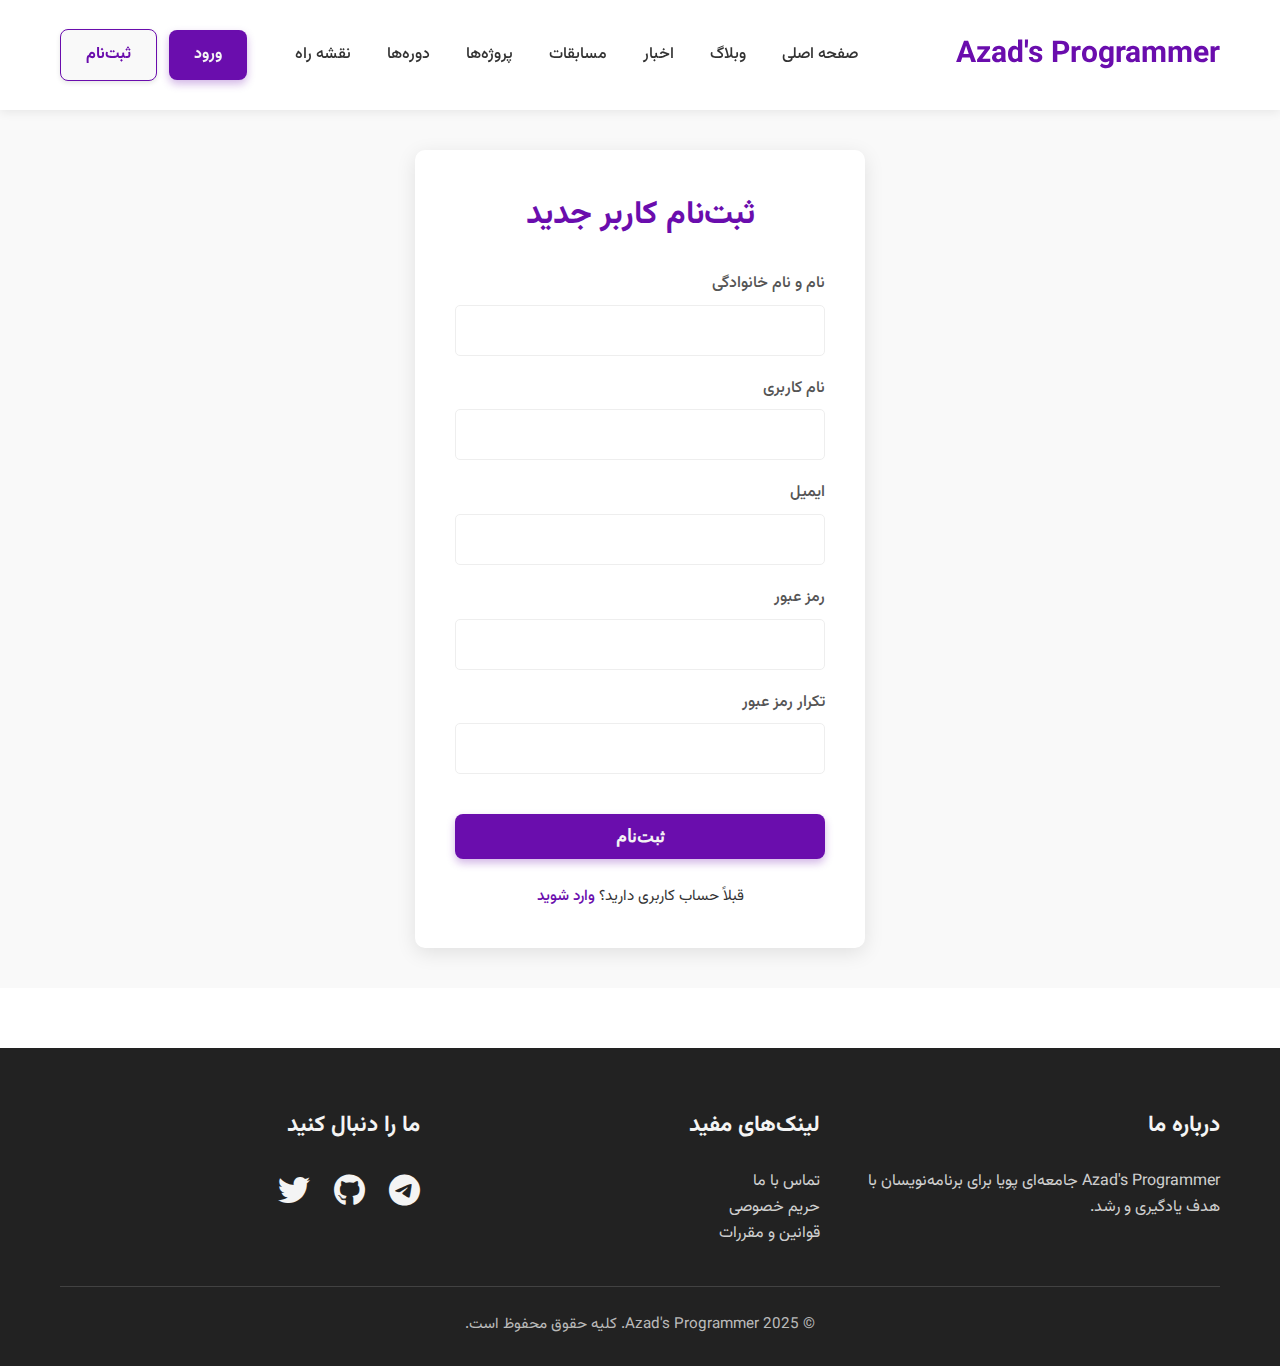
<file: register.html>
<!DOCTYPE html>
<html lang="fa" dir="rtl">
<head>
    <meta charset="UTF-8">
    <meta name="viewport" content="width=device-width, initial-scale=1.0">
    <title>ثبت‌نام - Azad's Programmer</title>
    <link rel="stylesheet" href="style.css">
    <link rel="stylesheet" href="https://cdnjs.cloudflare.com/ajax/libs/font-awesome/6.0.0-beta3/css/all.min.css">
    <link href="https://fonts.googleapis.com/css2?family=Vazirmatn:wght@300;400;700&display=swap" rel="stylesheet">
    <style>
        /* Specific styles for Login/Register Pages (same as login.html for reusability) */
        .auth-container {
            display: flex;
            justify-content: center;
            align-items: center;
            min-height: calc(100vh - var(--header-height) - 150px); /* Adjust based on header/footer height */
            padding: 40px 20px;
            background-color: var(--light-bg-color);
        }
        .auth-box {
            background-color: var(--background-color);
            padding: 40px;
            border-radius: 10px;
            box-shadow: 0 5px 20px rgba(0, 0, 0, 0.1);
            width: 100%;
            max-width: 450px;
            text-align: center;
        }
        .auth-box h2 {
            font-size: 2em;
            margin-bottom: 30px;
            color: var(--primary-color);
        }
        .auth-form .form-group {
            margin-bottom: 20px;
            text-align: right; /* For RTL */
        }
        .auth-form label {
            display: block;
            margin-bottom: 8px;
            font-weight: 500;
            color: #555;
        }
        .auth-form input[type="text"],
        .auth-form input[type="email"],
        .auth-form input[type="password"] {
            width: 100%;
            padding: 12px 15px;
            border: 1px solid var(--border-color);
            border-radius: 5px;
            font-size: 1em;
            font-family: 'Vazirmatn', sans-serif; /* Ensure Vazirmatn font for inputs */
        }
        .auth-form input[type="text"]:focus,
        .auth-form input[type="email"]:focus,
        .auth-form input[type="password"]:focus {
            outline: none;
            border-color: var(--primary-color);
            box-shadow: 0 0 0 3px rgba(106, 13, 173, 0.2);
        }
        .auth-form .btn-submit {
            width: 100%;
            padding: 12px;
            font-size: 1.1em;
            margin-top: 20px;
        }
        .auth-links {
            margin-top: 25px;
            font-size: 0.95em;
        }
        .auth-links a {
            color: var(--primary-color);
            font-weight: 500;
        }
    </style>
</head>
<body>
    <header class="main-header">
    <div class="container">
        <a href="index.html" class="logo">Azad's Programmer</a>
        <nav class="main-nav">
            <ul class="nav-links">
                <li><a href="index.html">صفحه اصلی</a></li>
                <li><a href="blog.html">وبلاگ</a></li>
                <li><a href="news.html">اخبار</a></li>
                <li><a href="contests.html">مسابقات</a></li>
                <li><a href="projects.html">پروژه‌ها</a></li>
                <li><a href="courses.html">دوره‌ها</a></li>
                <li><a href="roadmap.html">نقشه راه</a></li>
            </ul>
            <div class="auth-buttons">
                <a href="login.html" class="btn btn-primary">ورود</a>
                <a href="register.html" class="btn btn-secondary">ثبت‌نام</a>

                <div class="user-profile hidden">
                    <a href="profile.html"> <i class="fas fa-user-circle"></i>
                        <span>پروفایل من</span>
                    </a>
                </div>
            </div>
            <div class="hamburger-menu">
                <i class="fas fa-bars"></i>
            </div>
        </nav>
    </div>
</header>

    <main class="auth-container">
        <div class="auth-box">
            <h2>ثبت‌نام کاربر جدید</h2>
            <form class="auth-form">
                <div class="form-group">
                    <label for="fullname">نام و نام خانوادگی</label>
                    <input type="text" id="fullname" name="fullname" required>
                </div>
                <div class="form-group">
                    <label for="username">نام کاربری</label>
                    <input type="text" id="username" name="username" required>
                </div>
                <div class="form-group">
                    <label for="email">ایمیل</label>
                    <input type="email" id="email" name="email" required>
                </div>
                <div class="form-group">
                    <label for="password">رمز عبور</label>
                    <input type="password" id="password" name="password" required>
                </div>
                <div class="form-group">
                    <label for="confirm-password">تکرار رمز عبور</label>
                    <input type="password" id="confirm-password" name="confirm-password" required>
                </div>
                <button type="submit" class="btn btn-primary btn-submit">ثبت‌نام</button>
            </form>
            <div class="auth-links">
                <span>قبلاً حساب کاربری دارید؟ <a href="login.html">وارد شوید</a></span>
            </div>
        </div>
    </main>

    <footer class="main-footer">
    <div class="container">
        <div class="footer-columns">
            <div class="footer-col">
                <h3>درباره ما</h3>
                <p>Azad's Programmer جامعه‌ای پویا برای برنامه‌نویسان با هدف یادگیری و رشد.</p>
            </div>
            <div class="footer-col">
                <h3>لینک‌های مفید</h3>
                <ul>
                    <li><a href="#">تماس با ما</a></li>
                    <li><a href="#">حریم خصوصی</a></li>
                    <li><a href="#">قوانین و مقررات</a></li>
                </ul>
            </div>
            <div class="footer-col">
                <h3>ما را دنبال کنید</h3>
                <div class="social-icons">
                    <a href="https://t.me/your_telegram_group_link" target="_blank"><i class="fab fa-telegram-plane"></i></a>
                    <a href="#" target="_blank"><i class="fab fa-github"></i></a>
                    <a href="#" target="_blank"><i class="fab fa-twitter"></i></a>
                </div>
            </div>
        </div>
        <div class="copyright">
            &copy; 2025 Azad's Programmer. کلیه حقوق محفوظ است.
        </div>
    </div>
</footer>

    <script src="script.js"></script>
</body>
</html>
</file>
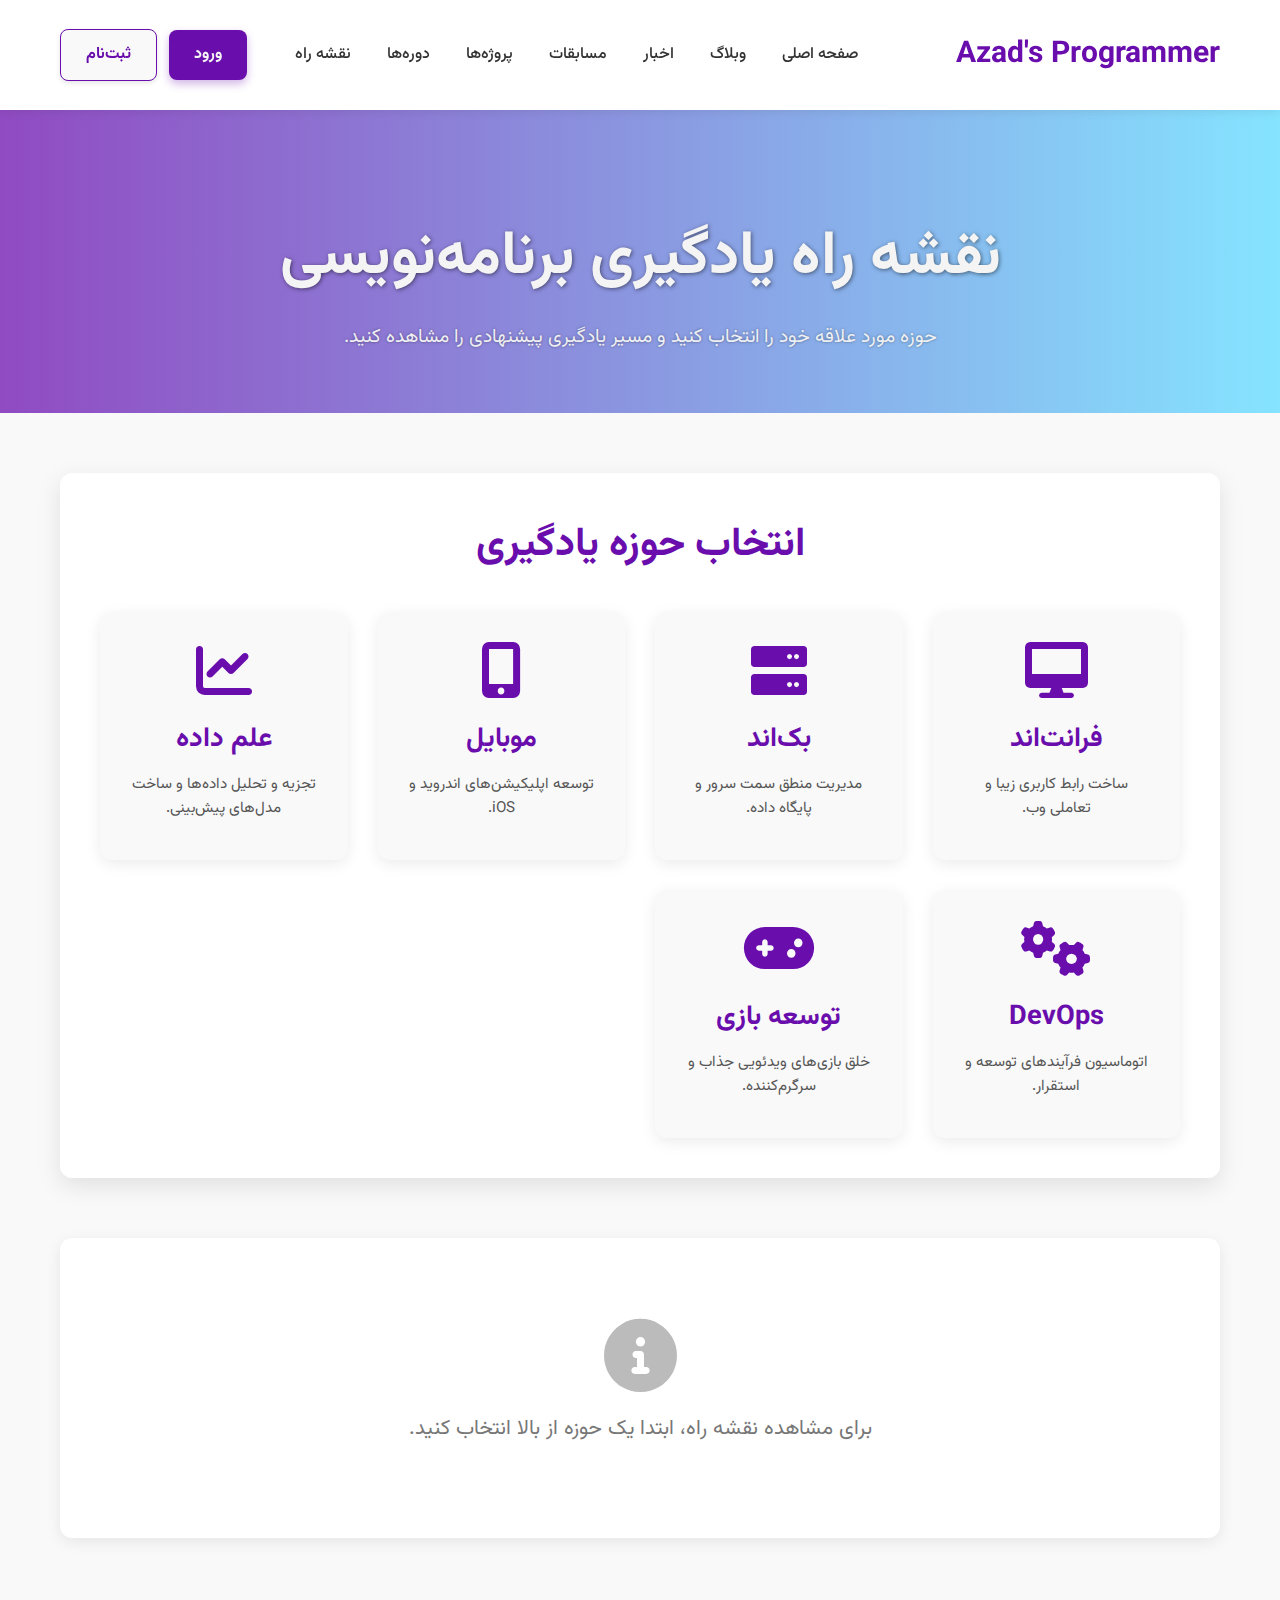
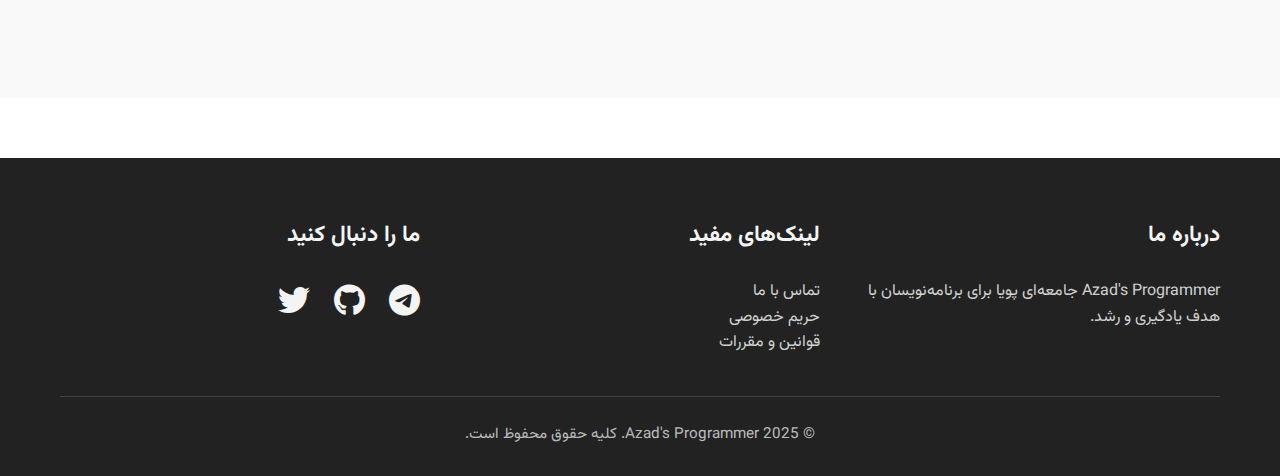
<file: roadmap.html>
<!DOCTYPE html>
<html lang="fa" dir="rtl">
<head>
    <meta charset="UTF-8">
    <meta name="viewport" content="width=device-width, initial-scale=1.0">
    <title>نقشه راه یادگیری - Azad's Programmer</title>
    <link rel="stylesheet" href="style.css">
    <link rel="stylesheet" href="https://cdnjs.cloudflare.com/ajax/libs/font-awesome/6.0.0-beta3/css/all.min.css">
    <link href="https://fonts.googleapis.com/css2?family=Vazirmatn:wght@300;400;700&display=swap" rel="stylesheet">
</head>
<body class="roadmap-page"> <header class="main-header">
        <div class="container">
            <a href="index.html" class="logo">Azad's Programmer</a>
            <nav class="main-nav">
                <ul class="nav-links">
                    <li><a href="index.html">صفحه اصلی</a></li>
                    <li><a href="blog.html">وبلاگ</a></li>
                    <li><a href="news.html">اخبار</a></li>
                    <li><a href="contests.html">مسابقات</a></li>
                    <li><a href="projects.html">پروژه‌ها</a></li>
                    <li><a href="courses.html">دوره‌ها</a></li>
                    <li><a href="roadmap.html">نقشه راه</a></li> </ul>
                <div class="auth-buttons">
                    <a href="login.html" class="btn btn-primary">ورود</a>
                    <a href="register.html" class="btn btn-secondary">ثبت‌نام</a>
                    <div class="user-profile hidden">
                        <a href="profile.html">
                            <i class="fas fa-user-circle"></i>
                            <span>پروفایل من</span>
                        </a>
                        <div class="profile-dropdown">
                            <a href="profile.html#dashboard">مشاهده پروفایل</a>
                            <a href="profile.html#settings">تنظیمات</a>
                            <a href="#">خروج</a>
                        </div>
                    </div>
                </div>
                <div class="hamburger-menu">
                    <i class="fas fa-bars"></i>
                </div>
            </nav>
        </div>
    </header>
    <div class="roadmap-header">
        <div class="container">
            <h1>نقشه راه یادگیری برنامه‌نویسی</h1>
            <p>حوزه مورد علاقه خود را انتخاب کنید و مسیر یادگیری پیشنهادی را مشاهده کنید.</p>
        </div>
    </div>

    <main class="roadmap-content">
        <div class="container">
            <div class="roadmap-selection-box">
                <h2>انتخاب حوزه یادگیری</h2>
                <div class="field-selection-grid">
                    <div class="field-card" data-field="frontend">
                        <i class="fas fa-desktop"></i>
                        <h3>فرانت‌اند</h3>
                        <p>ساخت رابط کاربری زیبا و تعاملی وب.</p>
                    </div>
                    <div class="field-card" data-field="backend">
                        <i class="fas fa-server"></i>
                        <h3>بک‌اند</h3>
                        <p>مدیریت منطق سمت سرور و پایگاه داده.</p>
                    </div>
                    <div class="field-card" data-field="mobile">
                        <i class="fas fa-mobile-alt"></i>
                        <h3>موبایل</h3>
                        <p>توسعه اپلیکیشن‌های اندروید و iOS.</p>
                    </div>
                    <div class="field-card" data-field="datascience">
                        <i class="fas fa-chart-line"></i>
                        <h3>علم داده</h3>
                        <p>تجزیه و تحلیل داده‌ها و ساخت مدل‌های پیش‌بینی.</p>
                    </div>
                    <div class="field-card" data-field="devops">
                        <i class="fas fa-cogs"></i>
                        <h3>DevOps</h3>
                        <p>اتوماسیون فرآیندهای توسعه و استقرار.</p>
                    </div>
                    <div class="field-card" data-field="gamedev">
                        <i class="fas fa-gamepad"></i>
                        <h3>توسعه بازی</h3>
                        <p>خلق بازی‌های ویدئویی جذاب و سرگرم‌کننده.</p>
                    </div>
                </div>
            </div>

            <div class="roadmap-display-area">
                <div id="default-message" class="roadmap-message active">
                    <i class="fas fa-info-circle"></i>
                    <p>برای مشاهده نقشه راه، ابتدا یک حوزه از بالا انتخاب کنید.</p>
                </div>

                <div id="roadmap-frontend" class="roadmap-section hidden">
                    <h2>نقشه راه فرانت‌اند</h2>
                    <p class="roadmap-description">این مسیر شما را از مبانی وب به سمت ساخت رابط‌های کاربری پیچیده و مدرن هدایت می‌کند.</p>
                    <div class="roadmap-steps">
                        <div class="step-card">
                            <div class="step-number">۱</div>
                            <h3>مبانی وب (HTML, CSS)</h3>
                            <ul>
                                <li>HTML5: ساختار صفحات</li>
                                <li>CSS3: استایل‌دهی و ریسپانسیو دیزاین</li>
                                <li>ابزارهای توسعه‌دهنده مرورگر</li>
                            </ul>
                            <a href="courses.html" class="btn btn-secondary btn-small">دوره‌های مرتبط</a>
                        </div>
                        <div class="step-card">
                            <div class="step-number">۲</div>
                            <h3>مبانی جاوا اسکریپت</h3>
                            <ul>
                                <li>مفاهیم اصلی JS (متغیرها، توابع، حلقه‌ها)</li>
                                <li>DOM Manipulation</li>
                                <li>ES6+ Features</li>
                            </ul>
                            <a href="courses.html" class="btn btn-secondary btn-small">دوره‌های مرتبط</a>
                        </div>
                        <div class="step-card">
                            <div class="step-number">۳</div>
                            <h3>انتخاب فریم‌ورک/کتابخانه</h3>
                            <ul>
                                <li>React.js / Vue.js / Angular</li>
                                <li>مدیریت وضعیت (Redux/Vuex)</li>
                                <li>Routing</li>
                            </ul>
                            <a href="courses.html" class="btn btn-secondary btn-small">دوره‌های مرتبط</a>
                        </div>
                        <div class="step-card">
                            <div class="step-number">۴</div>
                            <h3>تکمیل مهارت‌ها</h3>
                            <ul>
                                <li>سیستم‌های Build (Webpack/Vite)</li>
                                <li>تست‌نویسی (Jest/React Testing Library)</li>
                                <li>مفاهیم SSR/SSG</li>
                            </ul>
                            <a href="courses.html" class="btn btn-secondary btn-small">دوره‌های مرتبط</a>
                        </div>
                    </div>
                </div>

                <div id="roadmap-backend" class="roadmap-section hidden">
                    <h2>نقشه راه بک‌اند</h2>
                    <p class="roadmap-description">این نقشه راه شما را به سمت ساخت سیستم‌های قدرتمند سمت سرور هدایت می‌کند.</p>
                    <div class="roadmap-steps">
                        <div class="step-card">
                            <div class="step-number">۱</div>
                            <h3>انتخاب زبان برنامه‌نویسی</h3>
                            <ul>
                                <li>پایتون (Django/Flask)</li>
                                <li>Node.js (Express/NestJS)</li>
                                <li>PHP (Laravel) / Ruby (Rails)</li>
                            </ul>
                            <a href="courses.html" class="btn btn-secondary btn-small">دوره‌های مرتبط</a>
                        </div>
                        <div class="step-card">
                            <div class="step-number">۲</div>
                            <h3>مفاهیم پایگاه داده</h3>
                            <ul>
                                <li>پایگاه داده‌های رابطه‌ای (SQL - PostgreSQL, MySQL)</li>
                                <li>پایگاه داده‌های NoSQL (MongoDB, Redis)</li>
                                <li>ORM/ODM</li>
                            </ul>
                            <a href="courses.html" class="btn btn-secondary btn-small">دوره‌های مرتبط</a>
                        </div>
                        <div class="step-card">
                            <div class="step-number">۳</div>
                            <h3>API Design & Development</h3>
                            <ul>
                                <li>RESTful APIs</li>
                                <li>GraphQL</li>
                                <li>Authentication & Authorization</li>
                            </ul>
                            <a href="courses.html" class="btn btn-secondary btn-small">دوره‌های مرتبط</a>
                        </div>
                        <div class="step-card">
                            <div class="step-number">۴</div>
                            <h3>استقرار و مقیاس‌پذیری</h3>
                            <ul>
                                <li>Docker / Kubernetes</li>
                                <li>Cloud Platforms (AWS, Google Cloud)</li>
                                <li>CI/CD</li>
                            </ul>
                            <a href="courses.html" class="btn btn-secondary btn-small">دوره‌های مرتبط</a>
                        </div>
                    </div>
                </div>

                <div id="roadmap-mobile" class="roadmap-section hidden">
                    <h2>نقشه راه توسعه موبایل</h2>
                    <p class="roadmap-description">ساخت اپلیکیشن‌های موبایل بومی یا کراس‌پلتفرم برای دستگاه‌های هوشمند.</p>
                    <div class="roadmap-steps">
                        <div class="step-card">
                            <div class="step-number">۱</div>
                            <h3>انتخاب پلتفرم</h3>
                            <ul>
                                <li>اندروید (Kotlin/Java)</li>
                                <li>iOS (Swift/Objective-C)</li>
                                <li>کراس‌پلتفرم (React Native/Flutter)</li>
                            </ul>
                            <a href="courses.html" class="btn btn-secondary btn-small">دوره‌های مرتبط</a>
                        </div>
                        <div class="step-card">
                            <div class="step-number">۲</div>
                            <h3>مبانی UI/UX موبایل</h3>
                            <ul>
                                <li>طراحی واکنش‌گرا</li>
                                <li>اصول Material Design/Human Interface Guidelines</li>
                            </ul>
                            <a href="courses.html" class="btn btn-secondary btn-small">دوره‌های مرتبط</a>
                        </div>
                        </div>
                </div>

            </div>
        </div>
    </main>

    <footer class="main-footer">
        <div class="container">
            <div class="footer-columns">
                <div class="footer-col">
                    <h3>درباره ما</h3>
                    <p>Azad's Programmer جامعه‌ای پویا برای برنامه‌نویسان با هدف یادگیری و رشد.</p>
                </div>
                <div class="footer-col">
                    <h3>لینک‌های مفید</h3>
                    <ul>
                        <li><a href="#">تماس با ما</a></li>
                        <li><a href="#">حریم خصوصی</a></li>
                        <li><a href="#">قوانین و مقررات</a></li>
                    </ul>
                </div>
                <div class="footer-col">
                    <h3>ما را دنبال کنید</h3>
                    <div class="social-icons">
                        <a href="https://t.me/your_telegram_group_link" target="_blank"><i class="fab fa-telegram-plane"></i></a>
                        <a href="#" target="_blank"><i class="fab fa-github"></i></a>
                        <a href="#" target="_blank"><i class="fab fa-twitter"></i></a>
                    </div>
                </div>
            </div>
            <div class="copyright">
                &copy; 2025 Azad's Programmer. کلیه حقوق محفوظ است.
            </div>
        </div>
    </footer>
    <script src="script.js"></script>
</body>
</html>
</file>
<file: style.css>
/* General Styles */
:root {
    --primary-color: #6a0dad; /* Dark Purple - Main brand color */
    --secondary-color: #4CAF50; /* Green - Accent color for highlights/success */
    --text-color: #333; /* Dark grey for general text */
    --light-text-color: #f4f4f4; /* Light grey for text on dark backgrounds */
    --background-color: #ffffff; /* White for content backgrounds */
    --light-bg-color: #f9f9f9; /* Off-white for section backgrounds */
    --border-color: #eee; /* Light border for dividers */
    --header-height: 80px;
    --transition-speed: 0.3s ease; /* Global transition speed */
}

* {
    margin: 0;
    padding: 0;
    box-sizing: border-box;
}

body {
    font-family: 'Vazirmatn', sans-serif;
    line-height: 1.6;
    color: var(--text-color);
    direction: rtl; /* Right-to-Left for Persian */
    text-align: right;
    background-color: var(--background-color);
    overflow-x: hidden; /* Prevent horizontal scroll on small devices */
}

.container {
    max-width: 1200px;
    margin: 0 auto;
    padding: 0 20px;
}

a {
    text-decoration: none;
    color: var(--primary-color);
    transition: color var(--transition-speed);
}

a:hover {
    color: var(--secondary-color);
}

ul {
    list-style: none;
}

h1, h2, h3, h4 {
    color: var(--primary-color);
    margin-bottom: 15px;
}

p {
    margin-bottom: 10px;
}

section {
    padding: 80px 0; /* Consistent section padding */
}

/* Buttons */
.btn {
    display: inline-block;
    padding: 12px 25px; /* Slightly larger padding */
    border-radius: 8px; /* More rounded corners */
    font-weight: bold;
    text-align: center;
    transition: background-color var(--transition-speed), color var(--transition-speed), transform 0.2s ease;
    cursor: pointer;
    border: none;
    font-size: 1em; /* Consistent font size */
}

.btn:hover {
    transform: translateY(-2px); /* Slight lift on hover */
}

.btn-primary {
    background-color: var(--primary-color);
    color: var(--light-text-color);
    box-shadow: 0 4px 8px rgba(106, 13, 173, 0.3); /* Shadow for primary button */
}

.btn-primary:hover {
    background-color: #5a0ca0; /* Slightly darker */
    box-shadow: 0 6px 12px rgba(106, 13, 173, 0.4);
}

.btn-secondary {
    background-color: var(--light-bg-color);
    color: var(--primary-color);
    border: 1px solid var(--primary-color);
    box-shadow: 0 2px 5px rgba(0, 0, 0, 0.1);
}

.btn-secondary:hover {
    background-color: var(--primary-color);
    color: var(--light-text-color);
    box-shadow: 0 4px 8px rgba(106, 13, 173, 0.3);
}

.btn-hero-telegram {
    background-color: #0088cc; /* Telegram blue */
    color: var(--light-text-color);
    padding: 15px 35px; /* Larger padding for hero buttons */
    font-size: 1.15em;
    box-shadow: 0 6px 15px rgba(0, 136, 204, 0.4);
}

.btn-hero-telegram:hover {
    background-color: #006699;
    box-shadow: 0 8px 20px rgba(0, 136, 204, 0.5);
}

.btn-hero-explore {
    background-color: transparent;
    border: 2px solid var(--light-text-color);
    color: var(--light-text-color);
    padding: 15px 35px;
    font-size: 1.15em;
}

.btn-hero-explore:hover {
    background-color: var(--light-text-color);
    color: var(--primary-color);
}

/* Header */
.main-header {
    background-color: var(--background-color);
    padding: 15px 0;
    box-shadow: 0 2px 10px rgba(0, 0, 0, 0.08); /* Stronger shadow */
    position: sticky;
    top: 0;
    z-index: 1000;
}

.main-header .container {
    display: flex;
    justify-content: space-between;
    align-items: center;
    min-height: var(--header-height);
}

.logo {
    font-size: 30px; /* Slightly larger logo */
    font-weight: 700; /* Bolder */
    color: var(--primary-color);
    text-decoration: none;
    transition: color var(--transition-speed);
}
.logo:hover {
    color: var(--secondary-color);
}

.main-nav {
    display: flex;
    align-items: center;
}

.nav-links {
    display: flex;
    margin-left: 30px; /* More space */
}

.nav-links li {
    margin: 0 18px; /* More space between links */
}

.nav-links a {
    color: var(--text-color);
    font-weight: 500;
    padding: 5px 0; /* Add padding for clickable area */
    position: relative;
}

.nav-links a::after { /* Underline effect on hover */
    content: '';
    position: absolute;
    right: 0; /* For RTL */
    bottom: 0;
    width: 0;
    height: 2px;
    background-color: var(--primary-color);
    transition: width var(--transition-speed);
}

.nav-links a:hover::after,
.nav-links a.active::after {
    width: 100%;
    left: 0; /* For RTL */
}

.auth-buttons {
    display: flex;
    gap: 12px; /* More gap */
    align-items: center;
}

.user-profile {
    display: flex; /* Flex for icon and text */
    align-items: center;
    gap: 8px;
    cursor: pointer;
    position: relative; /* For dropdown */
    padding: 8px 12px; /* Add padding for clickable area */
    border-radius: 8px;
    transition: background-color var(--transition-speed);
}

.user-profile:hover {
    background-color: var(--light-bg-color);
}

.user-profile a { /* Style for the actual link inside user-profile */
    color: var(--primary-color);
    font-weight: 500;
    display: flex;
    align-items: center;
    gap: 8px;
    text-decoration: none;
}

.user-profile a:hover {
    color: var(--secondary-color);
}

.user-profile i {
    font-size: 26px; /* Slightly larger icon */
    color: var(--primary-color);
}

/* User Profile Dropdown (Basic) */
.profile-dropdown {
    position: absolute;
    top: 100%; /* Below the user-profile div */
    right: 0; /* Align to the right for RTL */
    background-color: var(--background-color);
    border-radius: 8px;
    box-shadow: 0 8px 16px rgba(0, 0, 0, 0.15);
    min-width: 180px;
    padding: 10px 0;
    margin-top: 10px; /* Space from header */
    display: none; /* Hidden by default */
    z-index: 1001;
    opacity: 0;
    transform: translateY(-10px);
    transition: opacity var(--transition-speed), transform var(--transition-speed);
}

.user-profile:hover .profile-dropdown {
    display: block; /* Show on hover */
    opacity: 1;
    transform: translateY(0);
}

.profile-dropdown a {
    display: block;
    padding: 10px 20px;
    color: var(--text-color);
    text-align: right; /* For RTL */
    white-space: nowrap; /* Prevent text wrapping */
    gap: 0; /* Remove gap from parent .user-profile a */
}

.profile-dropdown a:hover {
    background-color: var(--light-bg-color);
    color: var(--primary-color);
}


.hamburger-menu {
    display: none; /* Hidden on desktop */
    font-size: 28px; /* Larger icon */
    cursor: pointer;
    color: var(--primary-color);
}

/* Utility Classes */
.hidden {
    display: none !important;
}

/* Auth Pages Specific Styles (reused for login/register) */
.auth-container {
    display: flex;
    justify-content: center;
    align-items: center;
    min-height: calc(100vh - var(--header-height) - 150px); /* Adjust based on header/footer height */
    padding: 40px 20px;
    background-color: var(--light-bg-color);
}
.auth-box {
    background-color: var(--background-color);
    padding: 40px;
    border-radius: 12px; /* More rounded */
    box-shadow: 0 8px 25px rgba(0, 0, 0, 0.15); /* Stronger shadow */
    width: 100%;
    max-width: 480px; /* Slightly wider */
    text-align: center;
    transition: transform var(--transition-speed); /* Add transition */
}
.auth-box:hover {
    transform: translateY(-5px); /* Slight lift on hover */
}
.auth-box h2 {
    font-size: 2.2em;
    margin-bottom: 30px;
    color: var(--primary-color);
}
.auth-form .form-group {
    margin-bottom: 25px; /* More space */
    text-align: right; /* For RTL */
}
.auth-form label {
    display: block;
    margin-bottom: 10px; /* More space */
    font-weight: 600; /* Bolder label */
    color: #555;
}
.auth-form input[type="text"],
.auth-form input[type="email"],
.auth-form input[type="password"],
.auth-form textarea, /* For projects page form */
.auth-form select { /* For projects page form */
    width: 100%;
    padding: 14px 18px; /* Larger inputs */
    border: 1px solid var(--border-color);
    border-radius: 8px; /* More rounded */
    font-size: 1.05em; /* Slightly larger font */
    font-family: 'Vazirmatn', sans-serif;
    transition: border-color var(--transition-speed), box-shadow var(--transition-speed);
}
.auth-form input:focus,
.auth-form textarea:focus,
.auth-form select:focus {
    outline: none;
    border-color: var(--primary-color);
    box-shadow: 0 0 0 4px rgba(106, 13, 173, 0.25); /* Larger, more prominent shadow */
}
.auth-form .btn-submit {
    width: 100%;
    padding: 14px; /* Larger submit button */
    font-size: 1.2em;
    margin-top: 30px;
}
.auth-links {
    margin-top: 30px; /* More space */
    font-size: 1em;
}
.auth-links a {
    color: var(--primary-color);
    font-weight: 600;
}

/* Hero Section */
.hero-section {
    /* حذف پس‌زمینه و فیلتر blur از اینجا */
    background: none; /* مهم: بک‌گراند رو از اینجا حذف می‌کنیم */
    filter: none;     /* مهم: فیلتر رو از اینجا حذف می‌کنیم */
    -webkit-filter: none; /* مهم: فیلتر رو از اینجا حذف می‌کنیم */

    color: var(--light-text-color);
    text-align: center;
    padding: 120px 0;
    min-height: 550px;
    display: flex;
    align-items: center;
    justify-content: center;
    text-shadow: 2px 2px 8px rgba(0, 0, 0, 0.7);
    position: relative;
    overflow: hidden;
    /* Z-index پایین‌تر برای hero-section اصلی، تا محتوا روی آن قرار گیرد */
    z-index: 1;
}

/* این div جدید برای نمایش تصویر پس‌زمینه و اعمال blur */
.hero-background {
    position: absolute;
    top: 0;
    left: 0;
    width: 100%;
    height: 100%;
    /* قرار دادن تصویر شما اینجا */
    background: url('Computer_Programmer1920X10180.jpg') no-repeat center center/cover;

    /* اعمال فیلتر blur فقط روی این div */
    filter: blur(4px); /* مقدار blur رو کمی بیشتر کردم چون کل تصویر رو تار میکنه و محتوا روش میاد */
    -webkit-filter: blur(4px);

    /* اضافه کردن گرادینت تیره شفاف روی تصویر تار شده */
    /* از rgba برای شفافیت استفاده میکنیم */
    background-image: linear-gradient(to right, rgba(26, 42, 75, 0.7), rgba(58, 28, 113, 0.7)), /* Dark Blue to Deep Purple with 70% opacity */
                      url('Computer_Programmer1920X10180.jpg'); /* تصویر تکرار شد تا گرادینت روی آن اعمال شود */
    background-size: cover; /* مطمئن شویم تصویر تمام فضا را پوشش دهد */
    background-position: center;
    background-repeat: no-repeat;
    background-blend-mode: overlay; /* نحوه ترکیب گرادینت با تصویر تار شده */

    /* Z-index پایین‌تر از محتوا، اما بالاتر از z-index اصلی hero-section اگر لازم باشد */
    z-index: -1; /* این عنصر در پس‌زمینه قرار میگیرد */
}


/* مطمئن می‌شویم که محتوای اصلی روی همه چیز قرار گیرد */
.hero-section .container {
    position: relative;
    z-index: 10; /* Z-index بسیار بالا برای متن و دکمه‌ها */
}

/* برای موبایل، شاید بخواهید blur رو کمی کمتر کنید تا عملکرد بهتر باشه یا اصلا حذف کنید */
@media (max-width: 768px) {
    .hero-background {
        filter: blur(3px); /* کمی کمتر تار برای موبایل */
        -webkit-filter: blur(3px);
    }
}

.hero-section h1 {
    font-size: 4em; /* Larger heading */
    margin-bottom: 25px;
    color: var(--light-text-color);
    line-height: 1.2;
}

.hero-section p {
    font-size: 1.4em;
    margin-bottom: 40px;
    max-width: 800px;
    margin-left: auto;
    margin-right: auto;
}

.hero-actions {
    display: flex;
    justify-content: center;
    gap: 25px; /* More gap */
    flex-wrap: wrap; /* Allow wrapping on small screens */
}

/* Features Section */
.features-section {
    background-color: var(--light-bg-color);
    text-align: center;
    padding: 80px 0;
}

.features-section h2 {
    font-size: 2.8em; /* Larger heading */
    margin-bottom: 50px; /* More space */
}

.feature-grid {
    display: grid;
    grid-template-columns: repeat(auto-fit, minmax(280px, 1fr)); /* Min width for features */
    gap: 35px; /* More gap */
}

.feature-item {
    background-color: var(--background-color);
    padding: 35px; /* More padding */
    border-radius: 12px; /* More rounded */
    box-shadow: 0 6px 20px rgba(0, 0, 0, 0.08); /* Stronger shadow */
    transition: transform var(--transition-speed), box-shadow var(--transition-speed);
    display: flex;
    flex-direction: column;
    align-items: center;
}

.feature-item:hover {
    transform: translateY(-8px); /* More pronounced lift */
    box-shadow: 0 10px 30px rgba(0, 0, 0, 0.15);
}

.feature-item i {
    font-size: 3.5em; /* Larger icons */
    color: var(--primary-color);
    margin-bottom: 25px;
}

.feature-item h3 {
    font-size: 1.7em; /* Larger heading */
    margin-bottom: 15px;
}
.feature-item p {
    font-size: 1em;
    color: #555;
}


/* Testimonials Section */
.testimonials-section {
    background-color: var(--background-color); /* Ensures white background */
    text-align: center;
    padding: 80px 0;
}

.testimonials-section h2 {
    font-size: 2.8em;
    margin-bottom: 50px;
}

.testimonial-slider {
    display: flex;
    justify-content: center;
    gap: 40px; /* More gap */
    flex-wrap: wrap;
}

.testimonial-item {
    background-color: var(--light-bg-color);
    padding: 35px; /* More padding */
    border-radius: 12px;
    box-shadow: 0 4px 15px rgba(0, 0, 0, 0.08);
    max-width: 480px; /* Slightly wider */
    text-align: center;
    position: relative;
}
.testimonial-item::before { /* Quote icon */
    content: "\f10d"; /* Font Awesome quote-left icon */
    font-family: "Font Awesome 5 Free";
    font-weight: 900;
    position: absolute;
    top: 20px;
    right: 20px;
    font-size: 2.5em;
    color: rgba(106, 13, 173, 0.1); /* Lighter primary color for background icon */
    z-index: 0;
}

.testimonial-item p {
    font-style: italic;
    margin-bottom: 25px;
    color: var(--text-color);
    font-size: 1.15em;
    position: relative; /* Bring text to front */
    z-index: 1;
}

.testimonial-item h4 {
    color: var(--primary-color);
    margin-bottom: 8px;
    font-size: 1.2em;
}

.testimonial-item span {
    font-size: 0.95em;
    color: #777;
}

/* Blog & News Pages Header */
.blog-header, .news-header, .courses-header, .contests-header, .projects-header, .profile-header {
    color: var(--light-text-color);
    padding: 100px 0 50px; /* More vertical padding */
    text-align: center;
    position: relative;
    overflow: hidden;
    background-size: cover;
    background-position: center;
}
.blog-header { background: linear-gradient(to right, #6a0dadbe, #00c6ff7a); } /* same as hero for consistency */
.news-header { background: linear-gradient(to left, #8a2be2, #6a0dad); } /* Lighter purple gradient */
.courses-header { background: linear-gradient(to right, #4CAF50, #8bc34a); } /* Green gradient */
.contests-header { background: linear-gradient(to left, #FF5722, #FF9800); } /* Orange/Red gradient */
.projects-header { background: linear-gradient(to right, #607d8b, #7f8c8d); } /* Greyish-blue gradient */
.profile-header { background: linear-gradient(to left, #007bff, #0056b3); } /* Blue gradient */


.blog-header h1, .news-header h1, .courses-header h1, .contests-header h1, .projects-header h1, .profile-header h1 {
    color: var(--light-text-color);
    font-size: 3.8em; /* Larger headings */
    margin-bottom: 15px;
    text-shadow: 1px 1px 4px rgba(0,0,0,0.5);
}
.blog-header p, .news-header p, .courses-header p, .contests-header p, .projects-header p, .profile-header p {
    font-size: 1.2em;
    opacity: 0.95;
    text-shadow: 0 0 3px rgba(0,0,0,0.4);
}

/* Blog/News/Courses/Projects/Profile Content Section General */
.blog-content, .news-content, .courses-content, .projects-content, .profile-content {
    padding: 60px 0;
    background-color: var(--light-bg-color); /* Light background for these sections */
}

/* Card Grids */
.blog-grid, .news-list, .courses-grid, .project-grid {
    display: grid;
    grid-template-columns: repeat(auto-fit, minmax(300px, 1fr)); /* Min width for items */
    gap: 35px;
}

/* Individual Card Styles (Blog, News, Courses) */
.blog-post-card, .news-item, .course-card, .project-card {
    background-color: var(--background-color);
    border-radius: 12px;
    box-shadow: 0 6px 20px rgba(0, 0, 0, 0.08);
    overflow: hidden;
    transition: transform var(--transition-speed), box-shadow var(--transition-speed);
    display: flex;
    flex-direction: column;
    position: relative;
}
.blog-post-card:hover, .news-item:hover, .course-card:hover, .project-card:hover {
    transform: translateY(-8px);
    box-shadow: 0 10px 30px rgba(0, 0, 0, 0.15);
}
.blog-post-card img, .news-item img, .course-card img {
    width: 100%;
    height: 220px; /* Consistent image height */
    object-fit: cover;
    transition: transform 0.3s ease;
}
.blog-post-card:hover img, .news-item:hover img, .course-card:hover img {
    transform: scale(1.05); /* Zoom effect on image hover */
}
.blog-post-card-body, .news-item-body, .course-card-body, .project-card-body {
    padding: 25px; /* More padding */
    flex-grow: 1;
    display: flex;
    flex-direction: column;
}
.blog-post-card-body h3, .news-item-body h3, .course-card-body h3, .project-card-body h3 {
    font-size: 1.6em; /* Larger headings */
    margin-bottom: 12px;
    line-height: 1.4;
}
.blog-post-card-body p, .news-item-body p, .course-card-body p, .project-card-body p {
    font-size: 1em;
    color: #555;
    margin-bottom: 18px;
    line-height: 1.6;
    flex-grow: 1;
}
.news-meta, .course-meta, .project-details {
    display: flex;
    flex-wrap: wrap;
    gap: 10px 15px; /* More flexible gap */
    margin-top: 10px; /* Space after description */
    font-size: 0.9em;
    color: #777;
}
.news-meta span, .course-meta span, .project-details span {
    display: flex;
    align-items: center;
    gap: 5px;
}
.news-meta i, .course-meta i, .project-details i {
    color: var(--primary-color);
}
.news-meta .category {
    background-color: rgba(106, 13, 173, 0.1); /* Light background for category */
    color: var(--primary-color);
    padding: 4px 10px;
    border-radius: 5px;
    font-weight: 600;
    font-size: 0.85em;
}
.course-price {
    font-size: 1.3em;
    font-weight: bold;
    color: var(--secondary-color);
    text-align: left; /* Adjust for RTL */
    margin-top: 15px;
}
.course-price.free {
    color: #28a745; /* Distinct green for free */
}
.course-badge {
    position: absolute;
    top: 18px; /* Slightly more inset */
    right: 18px;
    background-color: var(--primary-color);
    color: var(--light-text-color);
    padding: 6px 12px; /* Larger badge */
    border-radius: 8px; /* More rounded */
    font-size: 0.85em;
    font-weight: bold;
    z-index: 10;
    box-shadow: 0 2px 5px rgba(0, 0, 0, 0.2);
}

/* Contest Page Specific */
.contest-tabs {
    display: flex;
    justify-content: center;
    margin-bottom: 50px; /* More space */
    border-bottom: 2px solid var(--border-color);
}
.contest-tabs button {
    background-color: transparent;
    border: none;
    padding: 18px 30px; /* Larger tabs */
    font-size: 1.2em; /* Larger font */
    cursor: pointer;
    font-weight: 700; /* Bolder */
    color: #777;
    transition: color var(--transition-speed), border-bottom var(--transition-speed);
    position: relative;
    overflow: hidden; /* For underline effect */
}
.contest-tabs button::after { /* Underline effect for tabs */
    content: '';
    position: absolute;
    right: 0;
    bottom: 0;
    width: 0;
    height: 3px;
    background-color: var(--primary-color);
    transition: width var(--transition-speed);
}
.contest-tabs button.active {
    color: var(--primary-color);
}
.contest-tabs button.active::after {
    width: 100%;
    left: 0;
}
.contest-tabs button:hover:not(.active) {
    color: #555;
}

.contest-card-header {
    background: linear-gradient(to left, var(--primary-color), #8a2be2); /* Gradient header for contest cards */
    color: var(--light-text-color);
    padding: 18px 25px; /* More padding */
    font-size: 1.3em;
    font-weight: bold;
    display: flex;
    justify-content: space-between;
    align-items: center;
}
.contest-card-header i {
    font-size: 1.5em;
    color: var(--light-text-color);
}
.contest-card .btn-primary, .contest-card .btn-secondary {
    width: 100%;
    margin-top: 15px;
}
.contest-status-badge {
    position: absolute;
    top: 18px;
    left: 18px; /* Adjust for RTL */
    padding: 6px 12px;
    border-radius: 8px;
    font-size: 0.85em;
    font-weight: bold;
    color: var(--light-text-color);
    z-index: 10;
    box-shadow: 0 2px 5px rgba(0, 0, 0, 0.2);
}
.status-active { background-color: #28a745; } /* Green */
.status-upcoming { background-color: #ffc107; color: #333; } /* Yellow */
.status-finished { background-color: #dc3545; } /* Red */


/* Projects Page Specific */
.project-submission-box {
    background-color: var(--background-color);
    border-radius: 12px;
    box-shadow: 0 8px 25px rgba(0, 0, 0, 0.15);
    padding: 40px; /* More padding */
    margin-bottom: 60px; /* More space */
    text-align: right;
}
.project-submission-box h2 {
    font-size: 2.5em;
    color: var(--primary-color);
    margin-bottom: 35px;
    text-align: center;
}
.project-form .btn-submit {
    margin-top: 40px; /* More space */
    width: auto;
    min-width: 250px; /* Wider button */
    display: block;
    margin-left: auto;
    margin-right: auto;
}
.project-filters {
    display: flex;
    gap: 20px; /* More space */
    margin-bottom: 40px;
    flex-wrap: wrap;
    justify-content: center;
}
.project-filters select {
    padding: 12px 20px; /* Larger selects */
    border: 1px solid var(--border-color);
    border-radius: 8px; /* More rounded */
    font-family: 'Vazirmatn', sans-serif;
    font-size: 1em;
    cursor: pointer;
    background-color: var(--background-color);
    transition: border-color var(--transition-speed), box-shadow var(--transition-speed);
}
.project-filters select:focus {
    outline: none;
    border-color: var(--primary-color);
    box-shadow: 0 0 0 4px rgba(106, 13, 173, 0.25);
}
.project-card-header {
    background-color: #607d8b; /* Project Header color */
    color: var(--light-text-color);
    padding: 18px 25px;
    font-size: 1.3em;
    font-weight: bold;
    display: flex;
    justify-content: space-between;
    align-items: center;
}
.project-card-header i {
    font-size: 1.5em;
    color: var(--light-text-color);
}
.project-card .btn-primary, .project-card .btn-secondary {
    width: 100%;
    margin-top: 15px;
}
.project-status-badge {
    position: absolute;
    top: 18px;
    right: 18px; /* Align to right for RTL in project cards */
    padding: 6px 12px;
    border-radius: 8px;
    font-size: 0.85em;
    font-weight: bold;
    color: var(--light-text-color);
    z-index: 10;
    box-shadow: 0 2px 5px rgba(0, 0, 0, 0.2);
}
.status-open { background-color: #28a745; }
.status-inprogress { background-color: #ffc107; color: #333; }
.status-completed { background-color: #6c757d; }


/* User Profile Page Specific */
.profile-content {
    padding: 60px 0;
    display: flex;
    gap: 40px; /* More gap */
    flex-wrap: wrap;
    align-items: flex-start;
    background-color: var(--light-bg-color); /* Light background for profile area */
}
.profile-sidebar {
    flex: 0 0 300px; /* Slightly wider sidebar */
    background-color: var(--background-color);
    border-radius: 12px;
    box-shadow: 0 8px 25px rgba(0, 0, 0, 0.1);
    padding: 35px; /* More padding */
    text-align: center;
}
.profile-avatar {
    width: 130px; /* Larger avatar */
    height: 130px;
    border-radius: 50%;
    object-fit: cover;
    margin-bottom: 25px; /* More space */
    border: 5px solid var(--primary-color); /* Thicker border */
    box-shadow: 0 0 0 8px rgba(106, 13, 173, 0.2); /* Stronger outer shadow */
}
.profile-sidebar h2 {
    font-size: 2em; /* Larger heading */
    color: var(--primary-color);
    margin-bottom: 12px;
}
.profile-sidebar p {
    font-size: 1.05em;
    color: #777;
    margin-bottom: 30px;
}
.profile-sidebar-nav ul {
    list-style: none;
    padding: 0;
}
.profile-sidebar-nav li {
    margin-bottom: 12px; /* More space */
}
.profile-sidebar-nav a {
    display: block;
    padding: 15px 20px; /* Larger clickable area */
    background-color: var(--light-bg-color);
    border-radius: 10px; /* More rounded */
    color: var(--text-color);
    font-weight: 600; /* Bolder */
    transition: background-color var(--transition-speed), color var(--transition-speed), transform 0.2s ease;
    text-align: right;
}
.profile-sidebar-nav a:hover, .profile-sidebar-nav a.active {
    background-color: var(--primary-color);
    color: var(--light-text-color);
    transform: translateX(-5px); /* Slight slide effect */
}

.profile-main-content {
    flex: 1;
    min-width: 350px; /* Minimum width for main content */
}
.profile-section {
    background-color: var(--background-color);
    border-radius: 12px;
    box-shadow: 0 8px 25px rgba(0, 0, 0, 0.1);
    padding: 35px; /* More padding */
    margin-bottom: 40px; /* More space */
    text-align: right;
}
.profile-section h2 {
    font-size: 2.2em;
    color: var(--primary-color);
    margin-bottom: 30px;
    border-bottom: 2px solid var(--border-color); /* Thicker border */
    padding-bottom: 15px;
}
.info-grid {
    display: grid;
    grid-template-columns: 1fr;
    gap: 20px; /* More space */
}
.info-item strong {
    display: block;
    color: #555;
    margin-bottom: 8px;
    font-size: 0.95em;
}
.info-item span {
    font-weight: 700; /* Bolder */
    color: var(--text-color);
    font-size: 1.15em;
}

.profile-courses-grid, .profile-projects-grid {
    display: grid;
    grid-template-columns: repeat(auto-fit, minmax(280px, 1fr));
    gap: 25px; /* More space */
}
.profile-course-card, .profile-project-card {
    background-color: var(--light-bg-color);
    border-radius: 10px;
    padding: 20px; /* More padding */
    box-shadow: 0 3px 10px rgba(0, 0, 0, 0.08); /* Slightly stronger shadow */
    transition: transform var(--transition-speed);
}
.profile-course-card:hover, .profile-project-card:hover {
    transform: translateY(-5px);
}
.profile-course-card h3, .profile-project-card h3 {
    font-size: 1.3em;
    color: var(--primary-color);
    margin-bottom: 12px;
}
.profile-course-card p, .profile-project-card p {
    font-size: 0.95em;
    color: #666;
    margin-bottom: 15px;
}
.profile-course-card .btn-secondary, .profile-project-card .btn-secondary {
    width: 100%;
    margin-top: 10px;
}
.no-items {
    text-align: center;
    color: #777;
    font-size: 1.2em; /* Larger text */
    padding: 40px; /* More padding */
    background-color: var(--background-color);
    border-radius: 10px;
    box-shadow: 0 2px 8px rgba(0,0,0,0.05);
}

/* Footer */
.main-footer {
    background-color: #222;
    color: var(--light-text-color);
    padding: 60px 0 30px; /* More padding */
    text-align: right;
    margin-top: 60px; /* More space from content */
}

.footer-columns {
    display: flex;
    justify-content: space-between;
    flex-wrap: wrap;
    gap: 40px; /* More gap */
    margin-bottom: 40px;
}

.footer-col {
    flex: 1;
    min-width: 220px; /* Slightly wider columns */
}

.footer-col h3 {
    color: var(--light-text-color);
    margin-bottom: 25px; /* More space */
    font-size: 1.4em;
}

.footer-col p, .footer-col ul li a {
    color: rgba(255, 255, 255, 0.8); /* Slightly less opaque */
    font-size: 1em;
    margin-bottom: 10px;
}

.footer-col ul li a:hover {
    color: var(--secondary-color);
}

.social-icons a {
    color: var(--light-text-color);
    font-size: 2em; /* Larger icons */
    margin-left: 20px; /* More space */
    transition: color var(--transition-speed), transform 0.2s ease;
}

.social-icons a:hover {
    color: var(--secondary-color);
    transform: translateY(-3px); /* Slight lift */
}

.copyright {
    text-align: center;
    border-top: 1px solid rgba(255, 255, 255, 0.15); /* Thicker border */
    padding-top: 25px; /* More padding */
    font-size: 0.95em;
    color: rgba(255, 255, 255, 0.7);
}


/* Responsive Design */
@media (max-width: 992px) {
    .main-nav .nav-links {
        margin-left: 15px; /* Adjust spacing */
    }
    .nav-links li {
        margin: 0 10px; /* Adjust spacing */
    }
    .profile-content {
        flex-direction: column;
        align-items: center;
    }
    .profile-sidebar {
        width: 100%;
        flex: none;
        max-width: 480px; /* Limit width */
    }
    .profile-sidebar-nav ul {
        display: flex;
        flex-wrap: wrap;
        justify-content: center;
    }
    .profile-sidebar-nav li {
        margin: 5px 10px;
    }
    .profile-main-content {
        width: 100%;
        flex: none;
        max-width: 900px;
    }
}


@media (max-width: 768px) {
    .main-header .container {
        flex-wrap: wrap; /* Allow header items to wrap */
        justify-content: center;
    }
    .logo {
        margin-bottom: 15px;
        width: 100%;
        text-align: center;
    }
    .main-nav {
        width: 100%;
        justify-content: space-between;
    }
    .main-nav .nav-links {
        display: none; /* Hide desktop nav */
        flex-direction: column;
        width: 100%;
        position: absolute;
        top: var(--header-height);
        right: 0;
        background-color: var(--background-color);
        box-shadow: 0 5px 15px rgba(0, 0, 0, 0.15);
        padding: 20px 0;
        border-top: 1px solid var(--border-color);
    }

    .main-nav .nav-links.active {
        display: flex;
    }

    .main-nav .nav-links li {
        margin: 10px 0;
        text-align: center;
    }

    .main-nav .auth-buttons {
        display: none; /* Hide auth buttons on small screens initially */
        flex-direction: column;
        gap: 10px;
        width: 100%;
        margin-top: 10px;
        padding-top: 10px;
        border-top: 1px solid var(--border-color);
    }
    /* When active (from JS), ensure it's displayed */
    .main-nav .auth-buttons.active {
        display: flex;
    }
    .main-nav .auth-buttons.logged-in.active { /* Ensure logged-in state also displays correctly */
        display: flex;
    }

    .hamburger-menu {
        display: block; /* Show hamburger menu */
    }

    /* Adjust hero section for smaller screens */
    .hero-section {
        padding: 80px 0;
        min-height: 400px;
    }
    .hero-section h1 {
        font-size: 2.8em;
    }
    .hero-section p {
        font-size: 1.1em;
    }
    .hero-actions {
        flex-direction: column;
        gap: 15px;
    }
    .btn-hero-telegram, .btn-hero-explore {
        width: 90%;
        margin: 0 auto;
    }

    /* Adjust section headings */
    section h2 {
        font-size: 2.2em;
        margin-bottom: 30px;
    }
    .blog-header h1, .news-header h1, .courses-header h1, .contests-header h1, .projects-header h1, .profile-header h1 {
        font-size: 2.8em;
    }

    .feature-grid, .blog-grid, .news-list, .courses-grid, .project-grid {
        grid-template-columns: 1fr;
    }
    .testimonial-item {
        max-width: 90%;
    }

    .contest-tabs {
        flex-direction: column;
        gap: 10px;
    }
    .contest-tabs button {
        width: 90%;
        margin: 0 auto;
    }
    .project-filters {
        flex-direction: column;
        align-items: center;
    }
    .project-filters select {
        width: 90%;
    }

    .footer-columns {
        flex-direction: column;
        text-align: center;
    }
    .social-icons {
        justify-content: center;
        display: flex;
    }
    .social-icons a {
        margin: 0 10px;
    }
}

@media (max-width: 480px) {
    .auth-box {
        padding: 25px;
    }
    .auth-box h2 {
        font-size: 1.8em;
    }
    .auth-form input, .auth-form textarea, .auth-form select {
        padding: 10px 12px;
    }
    .btn-hero-telegram, .btn-hero-explore {
        padding: 12px 25px;
        font-size: 1em;
    }
    .hero-section h1 {
        font-size: 2.2em;
    }
    .hero-section p {
        font-size: 0.95em;
    }
}
/* Roadmap Page Specific */
.roadmap-header {
    background: linear-gradient(to right, #6a0dadbe, #00c6ff7a); /* Consistent with Hero/Blog */
    color: var(--light-text-color);
    padding: 100px 0 50px;
    text-align: center;
}
.roadmap-header h1 {
    color: var(--light-text-color);
    font-size: 3.8em;
    margin-bottom: 15px;
    text-shadow: 1px 1px 4px rgba(0,0,0,0.5);
}
.roadmap-header p {
    font-size: 1.2em;
    opacity: 0.95;
    text-shadow: 0 0 3px rgba(0,0,0,0.4);
}

.roadmap-content {
    padding: 60px 0;
    background-color: var(--light-bg-color);
}

.roadmap-selection-box {
    background-color: var(--background-color);
    border-radius: 12px;
    box-shadow: 0 8px 25px rgba(0, 0, 0, 0.1);
    padding: 40px;
    margin-bottom: 60px;
    text-align: center;
}
.roadmap-selection-box h2 {
    font-size: 2.5em;
    color: var(--primary-color);
    margin-bottom: 35px;
}

.field-selection-grid {
    display: grid;
    grid-template-columns: repeat(auto-fit, minmax(200px, 1fr)); /* Adjusted for more columns */
    gap: 30px;
}

.field-card {
    background-color: var(--light-bg-color);
    border-radius: 12px;
    padding: 30px;
    box-shadow: 0 4px 15px rgba(0, 0, 0, 0.08);
    transition: transform var(--transition-speed), box-shadow var(--transition-speed), background-color var(--transition-speed);
    cursor: pointer;
    display: flex;
    flex-direction: column;
    align-items: center;
    text-align: center;
}
.field-card:hover {
    transform: translateY(-8px);
    box-shadow: 0 10px 30px rgba(0, 0, 0, 0.15);
    background-color: #f0f0f0; /* Slight background change on hover */
}
.field-card.active {
    background-color: var(--primary-color);
    color: var(--light-text-color);
    transform: translateY(-8px);
    box-shadow: 0 10px 30px rgba(106, 13, 173, 0.4);
}
.field-card.active i, .field-card.active h3, .field-card.active p {
    color: var(--light-text-color); /* Ensure text/icons are white on active */
}

.field-card i {
    font-size: 3.5em;
    color: var(--primary-color);
    margin-bottom: 20px;
    transition: color var(--transition-speed);
}
.field-card.active i {
    color: var(--light-text-color);
}

.field-card h3 {
    font-size: 1.7em;
    margin-bottom: 10px;
    color: var(--primary-color);
    transition: color var(--transition-speed);
}
.field-card.active h3 {
    color: var(--light-text-color);
}

.field-card p {
    font-size: 0.95em;
    color: #555;
    transition: color var(--transition-speed);
}
.field-card.active p {
    color: rgba(255, 255, 255, 0.8);
}

.roadmap-display-area {
    margin-top: 40px;
    min-height: 400px; /* Ensure space for roadmaps */
}

.roadmap-message {
    background-color: var(--background-color);
    border-radius: 12px;
    box-shadow: 0 4px 15px rgba(0, 0, 0, 0.08);
    padding: 40px;
    text-align: center;
    color: #777;
    font-size: 1.3em;
    display: flex;
    flex-direction: column;
    align-items: center;
    justify-content: center;
    gap: 20px;
    height: 300px; /* Fixed height for message box */
}
.roadmap-message i {
    font-size: 3.5em;
    color: #bbb;
}

.roadmap-section {
    background-color: var(--background-color);
    border-radius: 12px;
    box-shadow: 0 8px 25px rgba(0, 0, 0, 0.1);
    padding: 40px;
    text-align: right;
}
.roadmap-section h2 {
    font-size: 2.5em;
    color: var(--primary-color);
    margin-bottom: 25px;
    text-align: center;
}
.roadmap-description {
    font-size: 1.15em;
    color: #666;
    margin-bottom: 40px;
    text-align: center;
    max-width: 800px;
    margin-left: auto;
    margin-right: auto;
}

.roadmap-steps {
    display: grid;
    grid-template-columns: repeat(auto-fit, minmax(280px, 1fr));
    gap: 30px;
}

.step-card {
    background-color: var(--light-bg-color);
    border-radius: 10px;
    padding: 25px;
    box-shadow: 0 2px 10px rgba(0, 0, 0, 0.05);
    position: relative;
    border-right: 5px solid var(--primary-color); /* Accent border for RTL */
    transition: transform var(--transition-speed), box-shadow var(--transition-speed);
}
.step-card:hover {
    transform: translateY(-5px);
    box-shadow: 0 4px 15px rgba(0, 0, 0, 0.1);
}

.step-number {
    position: absolute;
    top: -15px;
    right: -15px; /* Position for RTL */
    background-color: var(--secondary-color);
    color: var(--light-text-color);
    width: 40px;
    height: 40px;
    border-radius: 50%;
    display: flex;
    justify-content: center;
    align-items: center;
    font-weight: bold;
    font-size: 1.2em;
    box-shadow: 0 2px 5px rgba(0, 0, 0, 0.2);
}

.step-card h3 {
    font-size: 1.5em;
    color: var(--primary-color);
    margin-bottom: 15px;
    padding-right: 20px; /* Space for number badge */
}
.step-card ul {
    margin-bottom: 20px;
    list-style: disc inside; /* Default disc style */
    padding-right: 15px; /* Indent for bullets */
}
.step-card ul li {
    margin-bottom: 8px;
    font-size: 0.95em;
    color: #555;
}
.step-card .btn-small {
    padding: 8px 15px;
    font-size: 0.9em;
}

/* Responsive adjustments for Roadmap */
@media (max-width: 768px) {
    .roadmap-header h1 {
        font-size: 2.8em;
    }
    .field-selection-grid {
        grid-template-columns: 1fr;
    }
    .step-card {
        padding: 20px;
    }
    .step-card h3 {
        font-size: 1.3em;
    }
}
/* --- Dark Mode Specific Styles --- */

/* Define Dark Mode Colors by overriding existing variables */
body.dark-mode {
    --primary-color: #8a2be2;          /* Lighter Purple for Dark Mode */
    --secondary-color: #76ff03;        /* Brighter Green for Dark Mode */
    --text-color: #e0e0e0;             /* Light grey for text */
    --light-text-color: #333;          /* Dark text on light background (for specific cases) */
    --background-color: #1a1a2e;       /* Deep dark blue/purple */
    --light-bg-color: #2c2c4b;         /* Slightly lighter dark background */
    --border-color: #444;              /* Darker border */
}

/* Explicitly apply transitions to elements that change color/background */
body,
.main-header,
.main-header .container,
.logo,
.nav-links a,
.auth-buttons .btn,
.user-profile,
.user-profile a,
.user-profile i,
.profile-dropdown,
.profile-dropdown a,
.hamburger-menu,
.auth-container,
.auth-box,
.auth-form input,
.auth-form textarea,
.auth-form select,
.hero-section,
.hero-background,
.features-section,
.feature-item,
.feature-item i,
.feature-item h3,
.feature-item p,
.testimonials-section,
.testimonial-item,
.testimonial-item p,
.testimonial-item h4,
.testimonial-item span,
.blog-header, .news-header, .courses-header, .contests-header, .projects-header, .profile-header, .roadmap-header,
.blog-content, .news-content, .courses-content, .projects-content, .profile-content, .roadmap-content,
.blog-post-card, .news-item, .course-card, .project-card,
.blog-post-card-body h3, .news-item-body h3, .course-card-body h3, .project-card-body h3,
.blog-post-card-body p, .news-item-body p, .course-card-body p, .project-card-body p,
.news-meta span, .course-meta span, .project-details span,
.news-meta i, .course-meta i, .project-details i,
.news-meta .category,
.course-price,
.course-badge,
.contest-tabs button,
.contest-tabs button::after,
.contest-card-header,
.contest-card-header i,
.project-submission-box,
.project-submission-box h2,
.project-form label,
.project-form input,
.project-form textarea,
.project-form select,
.project-card-header,
.project-card-header i,
.profile-sidebar,
.profile-sidebar h2,
.profile-sidebar p,
.profile-sidebar-nav a,
.profile-section,
.profile-section h2,
.info-item strong,
.info-item span,
.profile-course-card, .profile-project-card,
.profile-course-card h3, .profile-project-card h3,
.profile-course-card p, .profile-project-card p,
.no-items,
.roadmap-selection-box,
.roadmap-selection-box h2,
.field-card,
.field-card i,
.field-card h3,
.field-card p,
.roadmap-message,
.roadmap-message i,
.roadmap-section,
.roadmap-section h2,
.roadmap-description,
.step-card,
.step-card h3,
.step-card ul li,
.step-number,
.main-footer,
.footer-col h3,
.footer-col p, .footer-col ul li a,
.copyright,
.social-icons a,
.theme-toggle {
    transition: background-color var(--transition-speed), color var(--transition-speed), border-color var(--transition-speed), box-shadow var(--transition-speed);
}


/* Dark Mode Overrides for existing elements - using original variable names for compatibility */
body.dark-mode .auth-form label {
    color: var(--text-color); /* To ensure labels are visible in dark mode */
}
body.dark-mode .auth-form input[type="text"],
body.dark-mode .auth-form input[type="email"],
body.dark-mode .auth-form input[type="password"],
body.dark-mode .auth-form textarea,
body.dark-mode .auth-form select {
    background-color: var(--background-color); /* Ensures input background changes */
    color: var(--text-color); /* Ensures input text color changes */
    border-color: var(--border-color);
}
body.dark-mode .auth-form input:focus,
body.dark-mode .auth-form textarea:focus,
body.dark-mode .auth-form select:focus {
    box-shadow: 0 0 0 4px color-mix(in srgb, var(--primary-color) 25%, transparent);
}


/* Dark Mode specific background adjustments for headers (if needed to be different from original light mode gradient) */
body.dark-mode .blog-header { background: linear-gradient(to right, color-mix(in srgb, var(--primary-color) 80%, black), color-mix(in srgb, var(--primary-color) 50%, black)); }
body.dark-mode .news-header { background: linear-gradient(to left, color-mix(in srgb, var(--primary-color) 70%, black), var(--primary-color)); }
body.dark-mode .courses-header { background: linear-gradient(to right, color-mix(in srgb, var(--secondary-color) 80%, black), color-mix(in srgb, var(--secondary-color) 50%, black)); }
body.dark-mode .contests-header { background: linear-gradient(to left, #8B0000, #8B4513); }
body.dark-mode .projects-header { background: linear-gradient(to right, #2f4f4f, #1e3636); }
body.dark-mode .profile-header { background: linear-gradient(to left, #000080, #00004d); }
body.dark-mode .roadmap-header { background: linear-gradient(to right, color-mix(in srgb, var(--primary-color) 80%, black), color-mix(in srgb, var(--primary-color) 50%, black)); }


/* Hero Section Dark Mode adjustments */
/* The hero-background will adjust based on the body.dark-mode --primary-color */
body.dark-mode .hero-background {
    background-image: linear-gradient(to right, rgba(10, 20, 30, 0.8), rgba(20, 10, 40, 0.8)), /* Slightly darker overlay in dark mode */
                      url('Computer_Programmer1920X10180.jpg');
}


/* Theme Toggle Button Style */
.theme-toggle {
    position: fixed;
    bottom: 30px;
    left: 30px; /* For RTL, fixed from left */
    background-color: var(--primary-color); /* Uses primary color from root or dark-mode */
    color: var(--light-text-color); /* Uses light-text-color from root or dark-mode */
    border: none;
    border-radius: 50%;
    width: 55px;
    height: 55px;
    display: flex;
    justify-content: center;
    align-items: center;
    font-size: 24px;
    cursor: pointer;
    box-shadow: 0 5px 15px rgba(0, 0, 0, 0.3);
    transition: background-color var(--transition-speed), color var(--transition-speed), transform 0.2s ease, box-shadow var(--transition-speed);
    z-index: 1000;
}

.theme-toggle:hover {
    transform: translateY(-3px);
    box-shadow: 0 8px 20px rgba(0, 0, 0, 0.4);
}

/* Specific theme toggle color in dark mode for good contrast against dark background */
body.dark-mode .theme-toggle {
    background-color: var(--secondary-color); /* Uses secondary color from dark-mode */
    color: var(--text-color); /* Use dark-mode text color for icon to be visible */
    box-shadow: 0 5px 15px rgba(118, 255, 3, 0.3); /* Shadow for secondary color */
}


/* Responsive adjustments for theme toggle */
@media (max-width: 768px) {
    .theme-toggle {
        bottom: 20px;
        left: 20px;
        width: 50px;
        height: 50px;
        font-size: 22px;
    }
}
</file>
